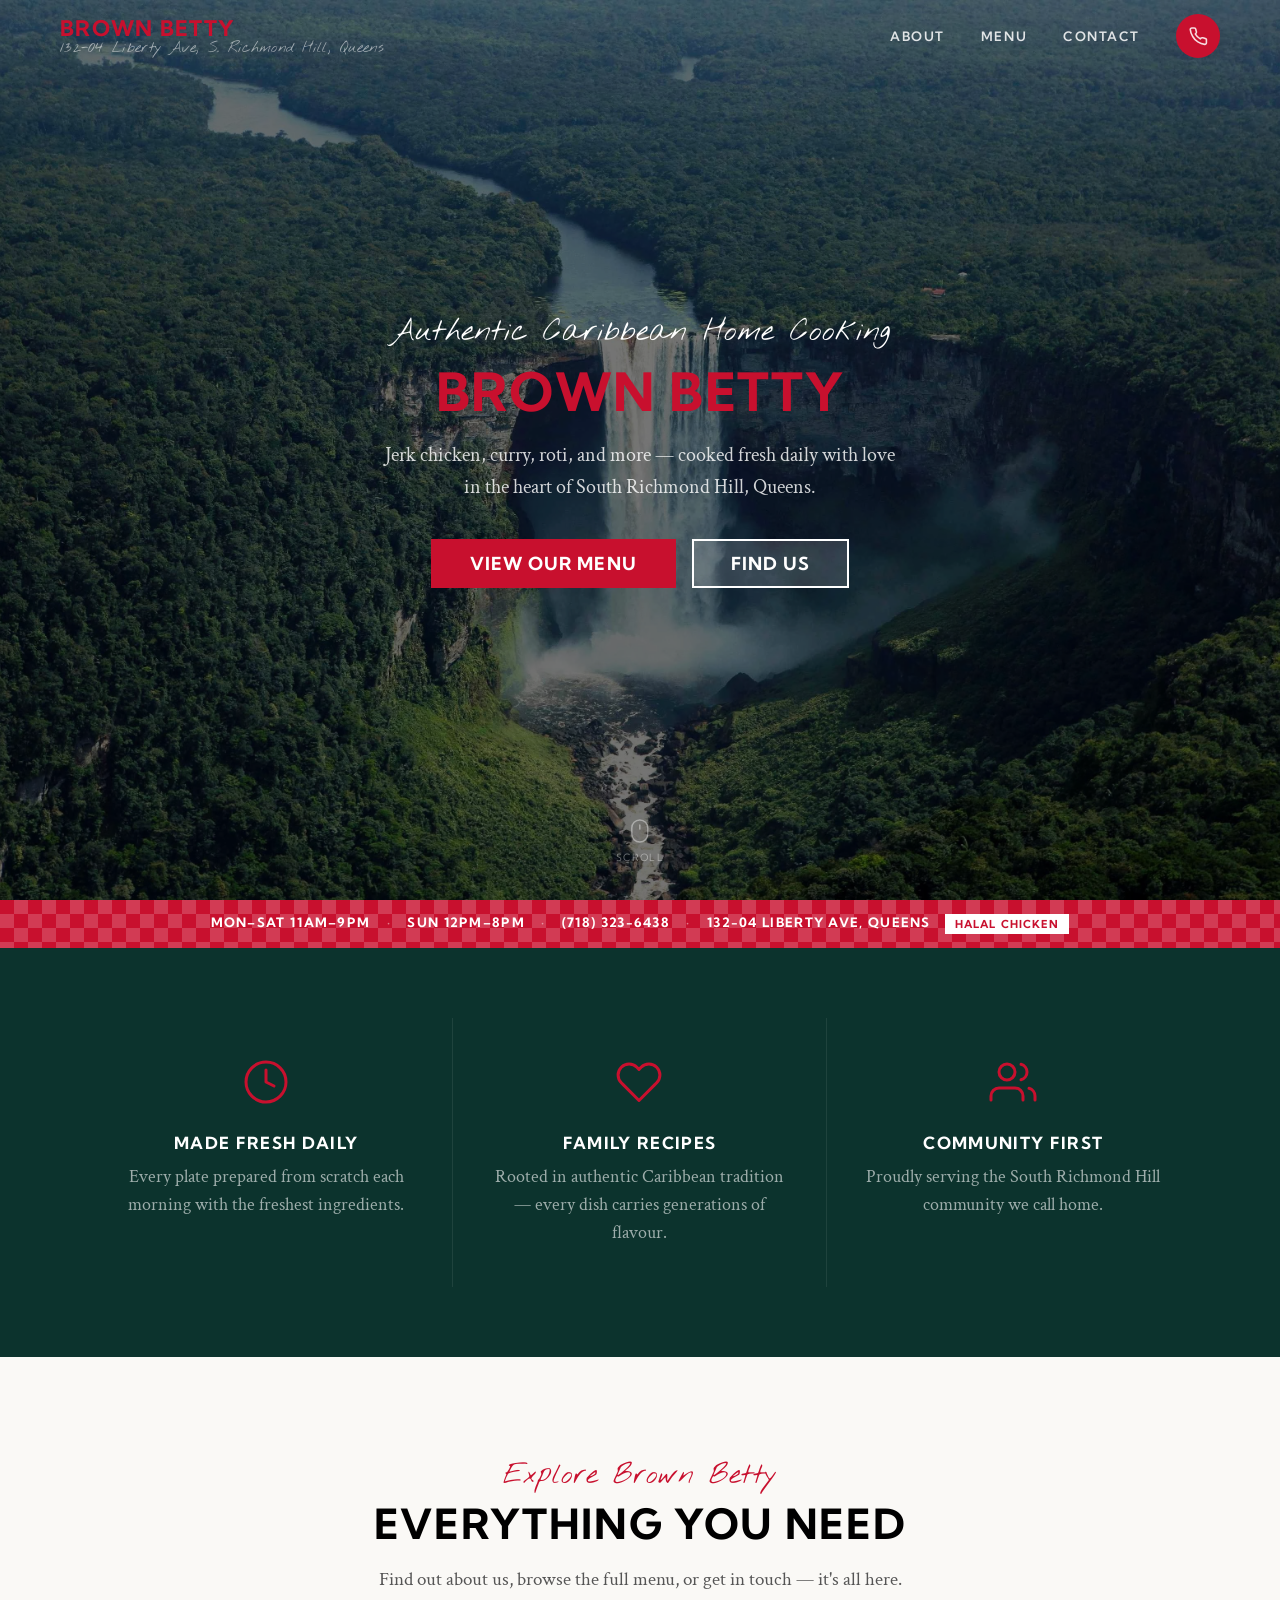
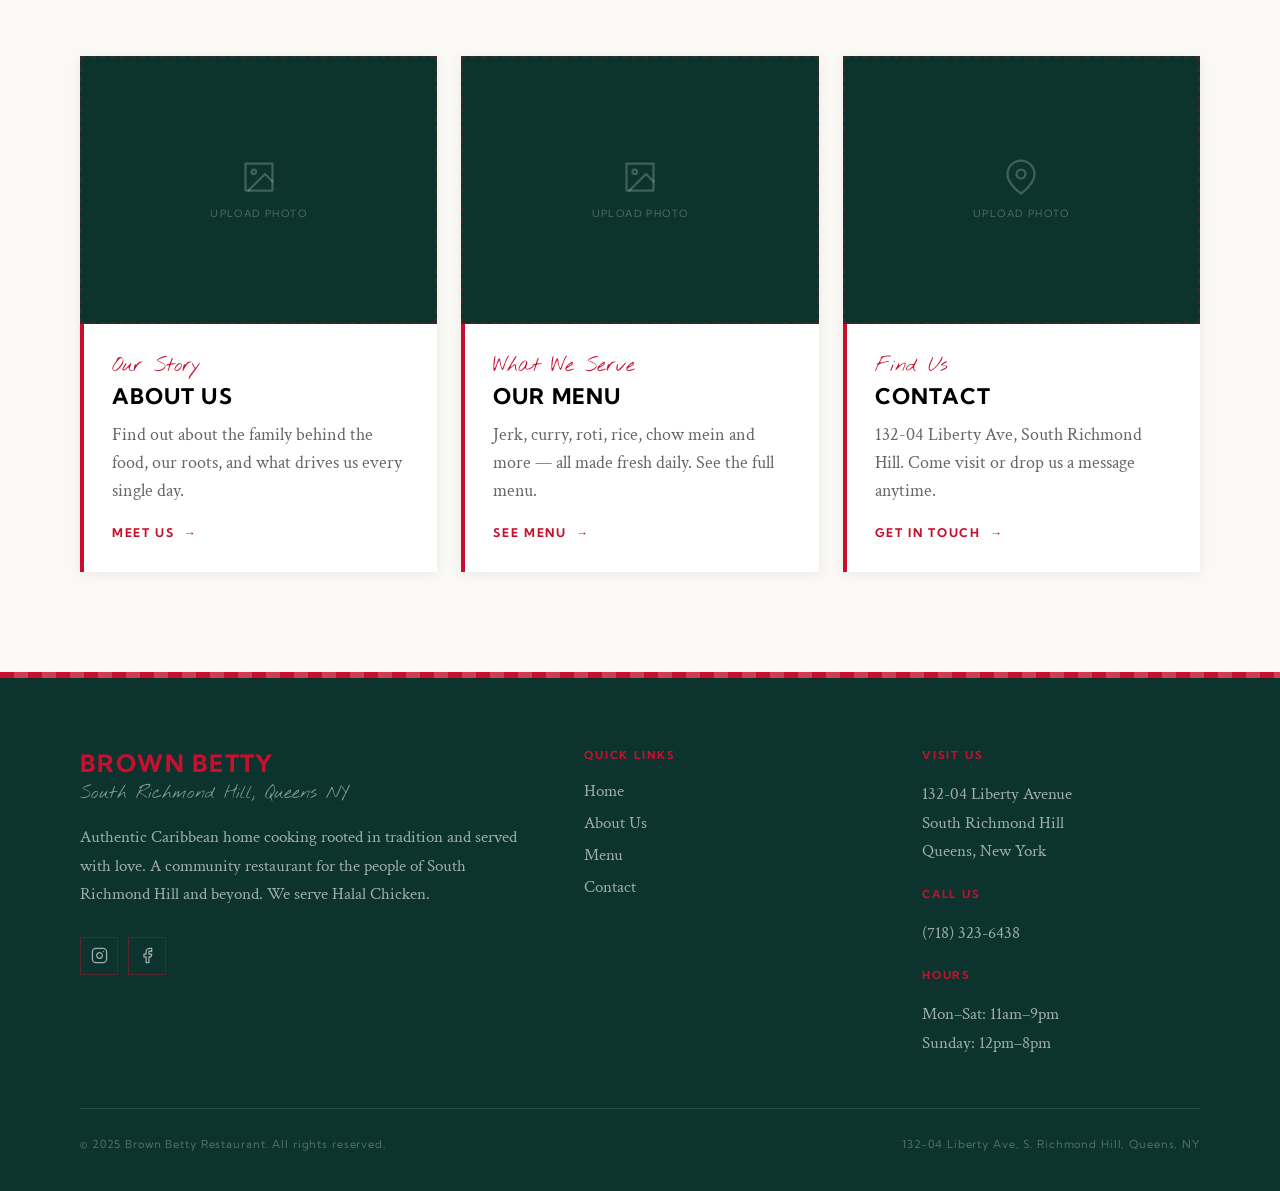
<file: index.html>
<!DOCTYPE html>
<html lang="en">
<head>
  <meta charset="UTF-8">
  <meta name="viewport" content="width=device-width, initial-scale=1.0">
  <title>Brown Betty — Authentic Caribbean Restaurant, South Richmond Hill Queens</title>
  <link rel="stylesheet" href="css/style.css">
</head>
<body>

  <!-- NAV -->
  <nav class="nav" id="main-nav">
    <a href="index.html" class="nav-logo">
      <strong>Brown</strong> Betty
      <span>132-04 Liberty Ave, S. Richmond Hill, Queens</span>
    </a>
    <ul class="nav-links">
      <li><a href="about.html">About</a></li>
      <li><a href="menu.html">Menu</a></li>
      <li><a href="contact.html">Contact</a></li>
      <li>
        <a href="tel:7183236438" class="call-bubble" aria-label="Call us at (718) 323-6438">
          <svg viewBox="0 0 24 24"><path d="M22 16.92v3a2 2 0 0 1-2.18 2 19.79 19.79 0 0 1-8.63-3.07A19.5 19.5 0 0 1 4.69 12 19.79 19.79 0 0 1 1.61 3.37 2 2 0 0 1 3.6 1.18h3a2 2 0 0 1 2 1.72c.127.96.361 1.903.7 2.81a2 2 0 0 1-.45 2.11L7.91 8.77a16 16 0 0 0 6.29 6.29l.95-.96a2 2 0 0 1 2.11-.45c.907.339 1.85.573 2.81.7A2 2 0 0 1 22 16.92z"/></svg>
          <span class="call-text">(718) 323-6438</span>
        </a>
      </li>
    </ul>
    <button class="nav-hamburger" aria-label="Toggle menu">
      <span></span><span></span><span></span>
    </button>
  </nav>


  <!-- HERO -->
  <section class="hero" id="home">
    <img class="hero-bg" src="images/hero.webp" alt="Brown Betty Restaurant">
    <div class="hero-overlay"></div>
    <div class="hero-content">
      <span class="hero-eyebrow">Authentic Caribbean Home Cooking</span>
      <h1 class="hero-title">Brown <em>Betty</em></h1>
      <p class="hero-sub">Jerk chicken, curry, roti, and more — cooked fresh daily with love in the heart of South Richmond Hill, Queens.</p>
      <div class="hero-ctas">
        <a href="menu.html" class="btn-red">View Our Menu</a>
        <a href="contact.html" class="btn-outline-white">Find Us</a>
      </div>
    </div>
    <div class="hero-scroll">
      <svg width="18" height="24" viewBox="0 0 18 24" fill="none" stroke="currentColor" stroke-width="1.5" stroke-linecap="round">
        <rect x="1" y="1" width="16" height="22" rx="8"/><line x1="9" y1="6" x2="9" y2="10"/>
      </svg>
      Scroll
    </div>
  </section>


  <!-- BANNER -->
  <div class="site-banner">
    <div class="banner-checker checker-bg">
      Mon–Sat 11am–9pm
      <span class="sep">·</span>
      Sun 12pm–8pm
      <span class="sep">·</span>
      <a href="tel:7183236438">(718) 323-6438</a>
      <span class="sep">·</span>
      132-04 Liberty Ave, Queens
      <span class="halal-badge">Halal Chicken</span>
    </div>
  </div>


  <!-- FEATURE STRIP -->
  <div class="feature-strip">
    <div class="section-inner">
      <div class="feature-grid reveal-stagger">

        <div class="feature-item">
          <svg class="feature-icon" viewBox="0 0 24 24" fill="none" stroke="currentColor" stroke-width="1.5" stroke-linecap="round" stroke-linejoin="round">
            <circle cx="12" cy="12" r="10"/><path d="M12 6v6l4 2"/>
          </svg>
          <h3>Made Fresh Daily</h3>
          <p>Every plate prepared from scratch each morning with the freshest ingredients.</p>
        </div>

        <div class="feature-item">
          <svg class="feature-icon" viewBox="0 0 24 24" fill="none" stroke="currentColor" stroke-width="1.5" stroke-linecap="round" stroke-linejoin="round">
            <path d="M20.84 4.61a5.5 5.5 0 0 0-7.78 0L12 5.67l-1.06-1.06a5.5 5.5 0 0 0-7.78 7.78l1.06 1.06L12 21.23l7.78-7.78 1.06-1.06a5.5 5.5 0 0 0 0-7.78z"/>
          </svg>
          <h3>Family Recipes</h3>
          <p>Rooted in authentic Caribbean tradition — every dish carries generations of flavour.</p>
        </div>

        <div class="feature-item">
          <svg class="feature-icon" viewBox="0 0 24 24" fill="none" stroke="currentColor" stroke-width="1.5" stroke-linecap="round" stroke-linejoin="round">
            <path d="M17 21v-2a4 4 0 0 0-4-4H5a4 4 0 0 0-4 4v2"/><circle cx="9" cy="7" r="4"/>
            <path d="M23 21v-2a4 4 0 0 0-3-3.87"/><path d="M16 3.13a4 4 0 0 1 0 7.75"/>
          </svg>
          <h3>Community First</h3>
          <p>Proudly serving the South Richmond Hill community we call home.</p>
        </div>

      </div>
    </div>
  </div>


  <!-- SECTION PREVIEW CARDS -->
  <section class="section-cards">
    <div class="section-inner">

      <div class="section-header reveal">
        <span class="eyebrow">Explore Brown Betty</span>
        <h2>Everything You Need</h2>
        <p>Find out about us, browse the full menu, or get in touch — it's all here.</p>
      </div>

      <div class="cards-grid reveal-stagger">

        <!-- About card -->
        <a href="about.html" class="section-card">
          <div class="card-img-slot">
            <svg class="upload-icon-svg" viewBox="0 0 24 24" style="color:rgba(255,255,255,0.22);">
              <rect x="3" y="3" width="18" height="18"/><circle cx="8.5" cy="8.5" r="1.5"/><polyline points="21 15 16 10 5 21"/>
            </svg>
            <p class="upload-label">Upload Photo</p>
          </div>
          <div class="card-body">
            <span class="eyebrow">Our Story</span>
            <h3>About Us</h3>
            <p>Find out about the family behind the food, our roots, and what drives us every single day.</p>
            <span class="card-link">Meet Us &nbsp;→</span>
          </div>
        </a>

        <!-- Menu card -->
        <a href="menu.html" class="section-card">
          <div class="card-img-slot">
            <svg class="upload-icon-svg" viewBox="0 0 24 24" style="color:rgba(255,255,255,0.22);">
              <rect x="3" y="3" width="18" height="18"/><circle cx="8.5" cy="8.5" r="1.5"/><polyline points="21 15 16 10 5 21"/>
            </svg>
            <p class="upload-label">Upload Photo</p>
          </div>
          <div class="card-body">
            <span class="eyebrow">What We Serve</span>
            <h3>Our Menu</h3>
            <p>Jerk, curry, roti, rice, chow mein and more — all made fresh daily. See the full menu.</p>
            <span class="card-link">See Menu &nbsp;→</span>
          </div>
        </a>

        <!-- Contact card -->
        <a href="contact.html" class="section-card">
          <div class="card-img-slot">
            <svg class="upload-icon-svg" viewBox="0 0 24 24" style="color:rgba(255,255,255,0.22);">
              <path d="M21 10c0 7-9 13-9 13s-9-6-9-13a9 9 0 0 1 18 0z"/><circle cx="12" cy="10" r="3"/>
            </svg>
            <p class="upload-label">Upload Photo</p>
          </div>
          <div class="card-body">
            <span class="eyebrow">Find Us</span>
            <h3>Contact</h3>
            <p>132-04 Liberty Ave, South Richmond Hill. Come visit or drop us a message anytime.</p>
            <span class="card-link">Get in Touch &nbsp;→</span>
          </div>
        </a>

      </div>
    </div>
  </section>


  <!-- FOOTER -->
  <footer class="site-footer">
    <div class="footer-top-bar checker-bg"></div>
    <div class="footer-inner">
      <div class="footer-grid">
        <div>
          <p class="footer-brand-name"><strong>Brown</strong> Betty</p>
          <p class="footer-brand-sub">South Richmond Hill, Queens NY</p>
          <p class="footer-bio">Authentic Caribbean home cooking rooted in tradition and served with love. A community restaurant for the people of South Richmond Hill and beyond. We serve Halal Chicken.</p>
          <div class="footer-social">
            <a href="#" class="social-link" aria-label="Instagram">
              <svg width="17" height="17" viewBox="0 0 24 24" fill="none" stroke="currentColor" stroke-width="1.8" stroke-linecap="round" stroke-linejoin="round">
                <rect x="2" y="2" width="20" height="20" rx="5"/><path d="M16 11.37A4 4 0 1 1 12.63 8 4 4 0 0 1 16 11.37z"/><line x1="17.5" y1="6.5" x2="17.51" y2="6.5"/>
              </svg>
            </a>
            <a href="#" class="social-link" aria-label="Facebook">
              <svg width="17" height="17" viewBox="0 0 24 24" fill="none" stroke="currentColor" stroke-width="1.8" stroke-linecap="round" stroke-linejoin="round">
                <path d="M18 2h-3a5 5 0 0 0-5 5v3H7v4h3v8h4v-8h3l1-4h-4V7a1 1 0 0 1 1-1h3z"/>
              </svg>
            </a>
          </div>
        </div>
        <div class="footer-col">
          <h4>Quick Links</h4>
          <ul>
            <li><a href="index.html">Home</a></li>
            <li><a href="about.html">About Us</a></li>
            <li><a href="menu.html">Menu</a></li>
            <li><a href="contact.html">Contact</a></li>
          </ul>
        </div>
        <div class="footer-col">
          <h4>Visit Us</h4>
          <p>132-04 Liberty Avenue<br>South Richmond Hill<br>Queens, New York</p>
          <br>
          <h4>Call Us</h4>
          <p><a href="tel:7183236438">(718) 323-6438</a></p>
          <br>
          <h4>Hours</h4>
          <p>Mon–Sat: 11am–9pm<br>Sunday: 12pm–8pm</p>
        </div>
      </div>
      <div class="footer-bottom">
        <p>&copy; 2025 Brown Betty Restaurant. All rights reserved.</p>
        <p>132-04 Liberty Ave, S. Richmond Hill, Queens, NY</p>
      </div>
    </div>
  </footer>

  <script src="js/main.js"></script>
</body>
</html>
</file>
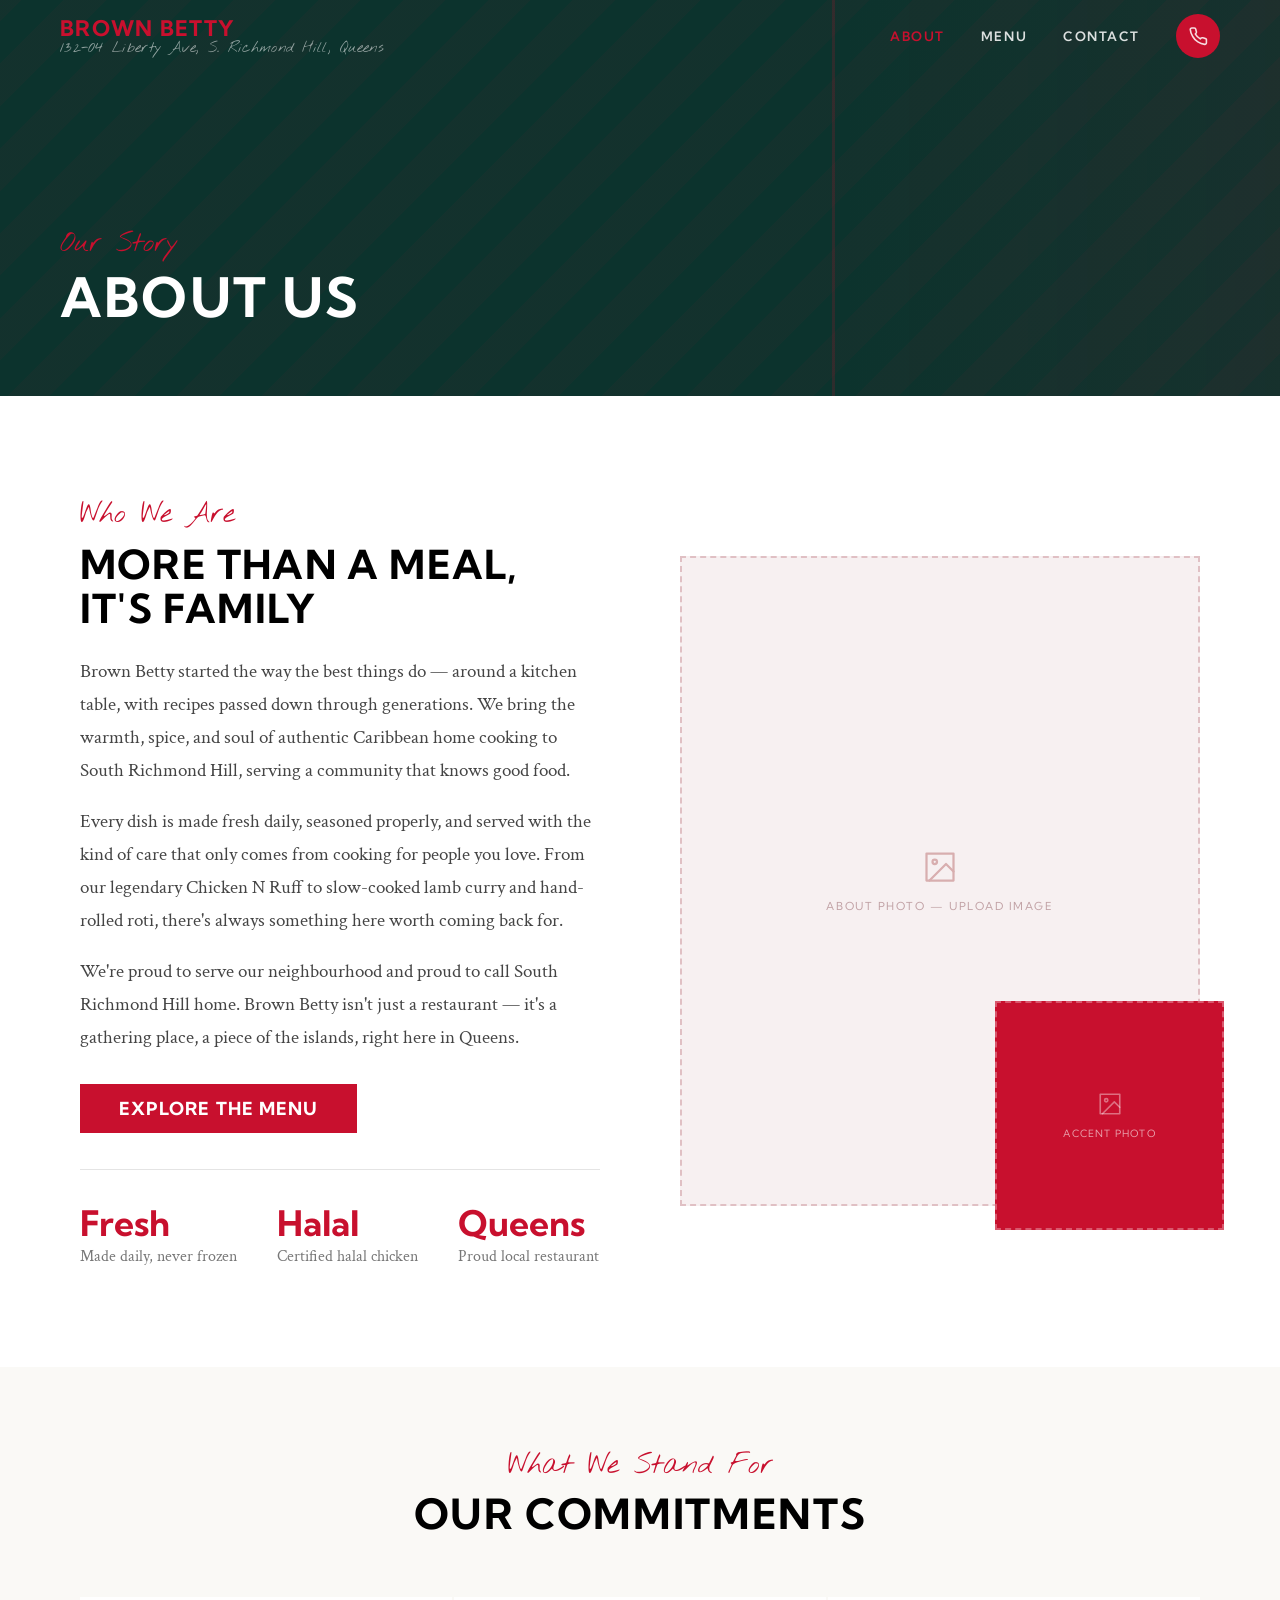
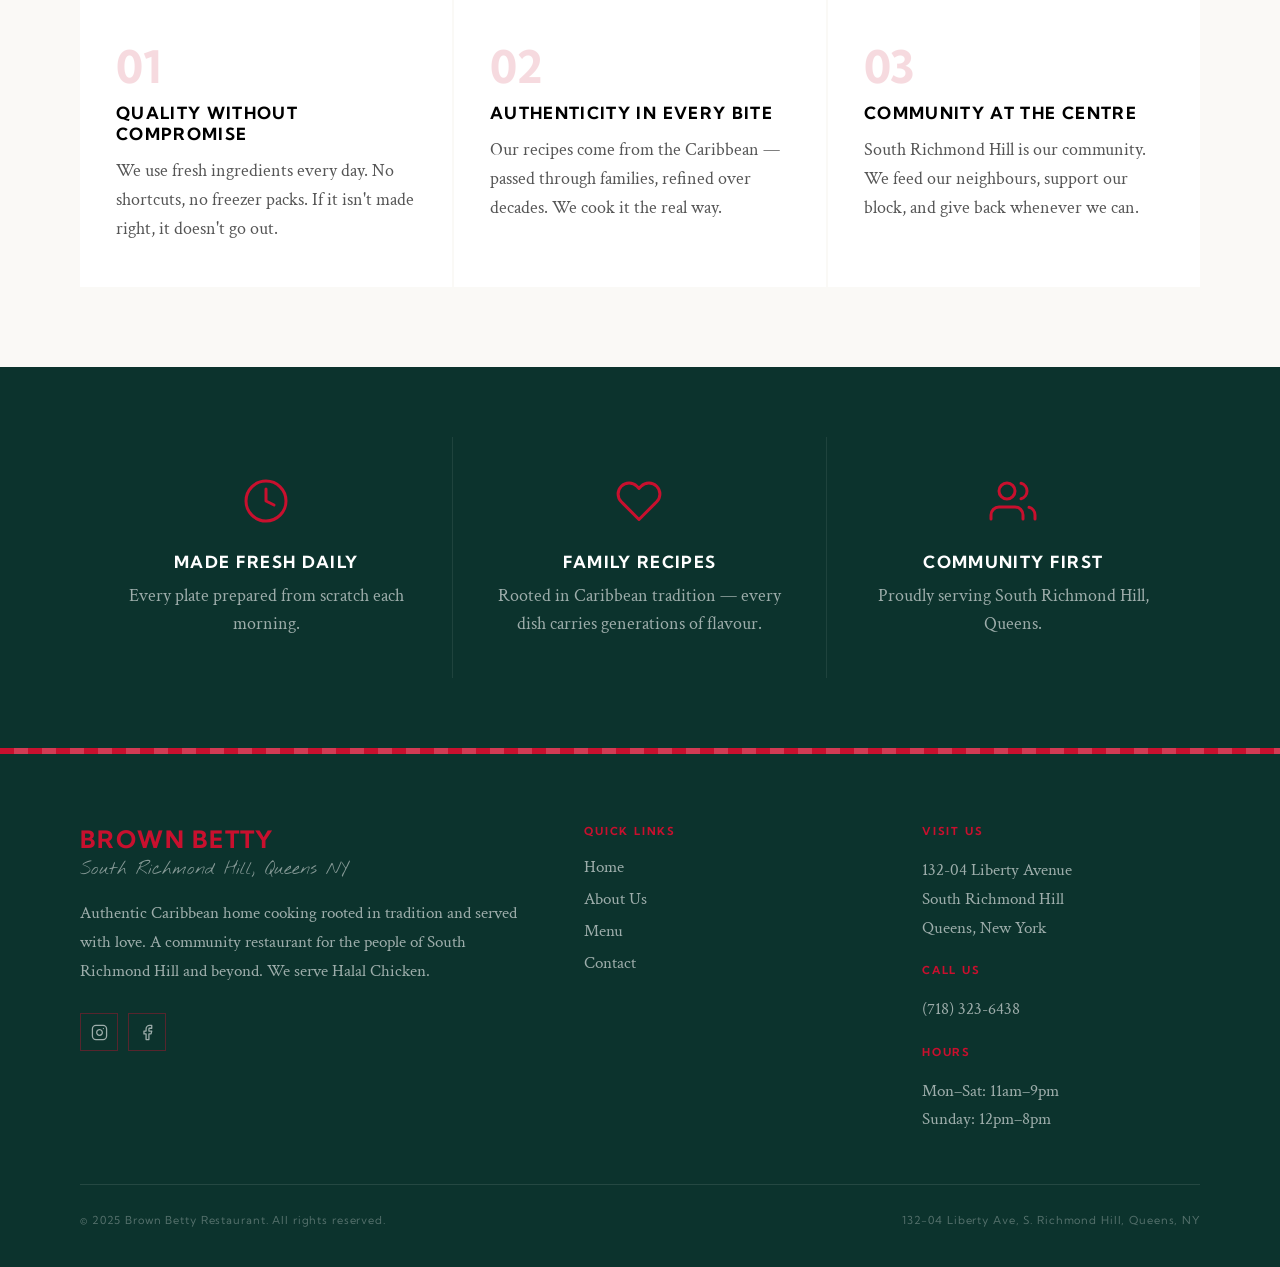
<file: about.html>
<!DOCTYPE html>
<html lang="en">
<head>
  <meta charset="UTF-8">
  <meta name="viewport" content="width=device-width, initial-scale=1.0">
  <title>About Us — Brown Betty Restaurant</title>
  <link rel="stylesheet" href="css/style.css">
</head>
<body>

  <!-- NAV -->
  <nav class="nav" id="main-nav">
    <a href="index.html" class="nav-logo">
      <strong>Brown</strong> Betty
      <span>132-04 Liberty Ave, S. Richmond Hill, Queens</span>
    </a>
    <ul class="nav-links">
      <li><a href="about.html" class="active">About</a></li>
      <li><a href="menu.html">Menu</a></li>
      <li><a href="contact.html">Contact</a></li>
      <li>
        <a href="tel:7183236438" class="call-bubble" aria-label="Call us at (718) 323-6438">
          <svg viewBox="0 0 24 24"><path d="M22 16.92v3a2 2 0 0 1-2.18 2 19.79 19.79 0 0 1-8.63-3.07A19.5 19.5 0 0 1 4.69 12 19.79 19.79 0 0 1 1.61 3.37 2 2 0 0 1 3.6 1.18h3a2 2 0 0 1 2 1.72c.127.96.361 1.903.7 2.81a2 2 0 0 1-.45 2.11L7.91 8.77a16 16 0 0 0 6.29 6.29l.95-.96a2 2 0 0 1 2.11-.45c.907.339 1.85.573 2.81.7A2 2 0 0 1 22 16.92z"/></svg>
          <span class="call-text">(718) 323-6438</span>
        </a>
      </li>
    </ul>
    <button class="nav-hamburger" aria-label="Toggle menu">
      <span></span><span></span><span></span>
    </button>
  </nav>


  <!-- PAGE HERO -->
  <div class="page-hero">
    <div class="page-hero-content">
      <span class="eyebrow">Our Story</span>
      <h1>About Us</h1>
    </div>
  </div>


  <!-- ABOUT -->
  <section class="about-section">
    <div class="section-inner">
      <div class="about-grid">

        <div class="about-text reveal reveal-left">
          <span class="eyebrow">Who We Are</span>
          <h2>More Than a Meal,<br>It's Family</h2>
          <p>
            Brown Betty started the way the best things do — around a kitchen table, with recipes passed down through generations. We bring the warmth, spice, and soul of authentic Caribbean home cooking to South Richmond Hill, serving a community that knows good food.
          </p>
          <p>
            Every dish is made fresh daily, seasoned properly, and served with the kind of care that only comes from cooking for people you love. From our legendary Chicken N Ruff to slow-cooked lamb curry and hand-rolled roti, there's always something here worth coming back for.
          </p>
          <p>
            We're proud to serve our neighbourhood and proud to call South Richmond Hill home. Brown Betty isn't just a restaurant — it's a gathering place, a piece of the islands, right here in Queens.
          </p>
          <a href="menu.html" class="btn-red" style="margin-top:12px;">Explore the Menu</a>

          <div class="about-stats">
            <div class="about-stat">
              <strong>Fresh</strong>
              <span>Made daily, never frozen</span>
            </div>
            <div class="about-stat">
              <strong>Halal</strong>
              <span>Certified halal chicken</span>
            </div>
            <div class="about-stat">
              <strong>Queens</strong>
              <span>Proud local restaurant</span>
            </div>
          </div>
        </div>

        <div class="about-media reveal reveal-right">
          <!-- Replace this div with <img src="..." alt="..."> for a real photo -->
          <div class="about-img-main img-slot">
            <svg class="upload-icon-svg" viewBox="0 0 24 24" style="color:#d8aeaf;">
              <rect x="3" y="3" width="18" height="18"/><circle cx="8.5" cy="8.5" r="1.5"/><polyline points="21 15 16 10 5 21"/>
            </svg>
            <p class="upload-label">About Photo — Upload Image</p>
          </div>
          <!-- Replace with a second accent photo -->
          <div class="about-img-accent">
            <svg class="upload-icon-svg" viewBox="0 0 24 24" style="color:rgba(255,255,255,0.4);width:26px;height:26px;">
              <rect x="3" y="3" width="18" height="18"/><circle cx="8.5" cy="8.5" r="1.5"/><polyline points="21 15 16 10 5 21"/>
            </svg>
            <p class="upload-label">Accent Photo</p>
          </div>
        </div>

      </div>
    </div>
  </section>


  <!-- VALUES -->
  <section class="values-strip">
    <div class="section-inner">

      <div class="section-header reveal">
        <span class="eyebrow">What We Stand For</span>
        <h2>Our Commitments</h2>
      </div>

      <div class="values-grid reveal-stagger">

        <div class="value-item">
          <div class="value-number">01</div>
          <h3>Quality Without Compromise</h3>
          <p>We use fresh ingredients every day. No shortcuts, no freezer packs. If it isn't made right, it doesn't go out.</p>
        </div>

        <div class="value-item">
          <div class="value-number">02</div>
          <h3>Authenticity in Every Bite</h3>
          <p>Our recipes come from the Caribbean — passed through families, refined over decades. We cook it the real way.</p>
        </div>

        <div class="value-item">
          <div class="value-number">03</div>
          <h3>Community at the Centre</h3>
          <p>South Richmond Hill is our community. We feed our neighbours, support our block, and give back whenever we can.</p>
        </div>

      </div>
    </div>
  </section>


  <!-- FEATURE STRIP -->
  <div class="feature-strip">
    <div class="section-inner">
      <div class="feature-grid reveal-stagger">

        <div class="feature-item">
          <svg class="feature-icon" viewBox="0 0 24 24" fill="none" stroke="currentColor" stroke-width="1.5" stroke-linecap="round" stroke-linejoin="round">
            <circle cx="12" cy="12" r="10"/><path d="M12 6v6l4 2"/>
          </svg>
          <h3>Made Fresh Daily</h3>
          <p>Every plate prepared from scratch each morning.</p>
        </div>

        <div class="feature-item">
          <svg class="feature-icon" viewBox="0 0 24 24" fill="none" stroke="currentColor" stroke-width="1.5" stroke-linecap="round" stroke-linejoin="round">
            <path d="M20.84 4.61a5.5 5.5 0 0 0-7.78 0L12 5.67l-1.06-1.06a5.5 5.5 0 0 0-7.78 7.78l1.06 1.06L12 21.23l7.78-7.78 1.06-1.06a5.5 5.5 0 0 0 0-7.78z"/>
          </svg>
          <h3>Family Recipes</h3>
          <p>Rooted in Caribbean tradition — every dish carries generations of flavour.</p>
        </div>

        <div class="feature-item">
          <svg class="feature-icon" viewBox="0 0 24 24" fill="none" stroke="currentColor" stroke-width="1.5" stroke-linecap="round" stroke-linejoin="round">
            <path d="M17 21v-2a4 4 0 0 0-4-4H5a4 4 0 0 0-4 4v2"/><circle cx="9" cy="7" r="4"/>
            <path d="M23 21v-2a4 4 0 0 0-3-3.87"/><path d="M16 3.13a4 4 0 0 1 0 7.75"/>
          </svg>
          <h3>Community First</h3>
          <p>Proudly serving South Richmond Hill, Queens.</p>
        </div>

      </div>
    </div>
  </div>


  <!-- FOOTER -->
  <footer class="site-footer">
    <div class="footer-top-bar checker-bg"></div>
    <div class="footer-inner">
      <div class="footer-grid">
        <div>
          <p class="footer-brand-name"><strong>Brown</strong> Betty</p>
          <p class="footer-brand-sub">South Richmond Hill, Queens NY</p>
          <p class="footer-bio">Authentic Caribbean home cooking rooted in tradition and served with love. A community restaurant for the people of South Richmond Hill and beyond. We serve Halal Chicken.</p>
          <div class="footer-social">
            <a href="#" class="social-link" aria-label="Instagram">
              <svg width="17" height="17" viewBox="0 0 24 24" fill="none" stroke="currentColor" stroke-width="1.8" stroke-linecap="round" stroke-linejoin="round">
                <rect x="2" y="2" width="20" height="20" rx="5"/><path d="M16 11.37A4 4 0 1 1 12.63 8 4 4 0 0 1 16 11.37z"/><line x1="17.5" y1="6.5" x2="17.51" y2="6.5"/>
              </svg>
            </a>
            <a href="#" class="social-link" aria-label="Facebook">
              <svg width="17" height="17" viewBox="0 0 24 24" fill="none" stroke="currentColor" stroke-width="1.8" stroke-linecap="round" stroke-linejoin="round">
                <path d="M18 2h-3a5 5 0 0 0-5 5v3H7v4h3v8h4v-8h3l1-4h-4V7a1 1 0 0 1 1-1h3z"/>
              </svg>
            </a>
          </div>
        </div>
        <div class="footer-col">
          <h4>Quick Links</h4>
          <ul>
            <li><a href="index.html">Home</a></li>
            <li><a href="about.html">About Us</a></li>
            <li><a href="menu.html">Menu</a></li>
            <li><a href="contact.html">Contact</a></li>
          </ul>
        </div>
        <div class="footer-col">
          <h4>Visit Us</h4>
          <p>132-04 Liberty Avenue<br>South Richmond Hill<br>Queens, New York</p>
          <br>
          <h4>Call Us</h4>
          <p><a href="tel:7183236438">(718) 323-6438</a></p>
          <br>
          <h4>Hours</h4>
          <p>Mon–Sat: 11am–9pm<br>Sunday: 12pm–8pm</p>
        </div>
      </div>
      <div class="footer-bottom">
        <p>&copy; 2025 Brown Betty Restaurant. All rights reserved.</p>
        <p>132-04 Liberty Ave, S. Richmond Hill, Queens, NY</p>
      </div>
    </div>
  </footer>

  <script src="js/main.js"></script>
</body>
</html>
</file>
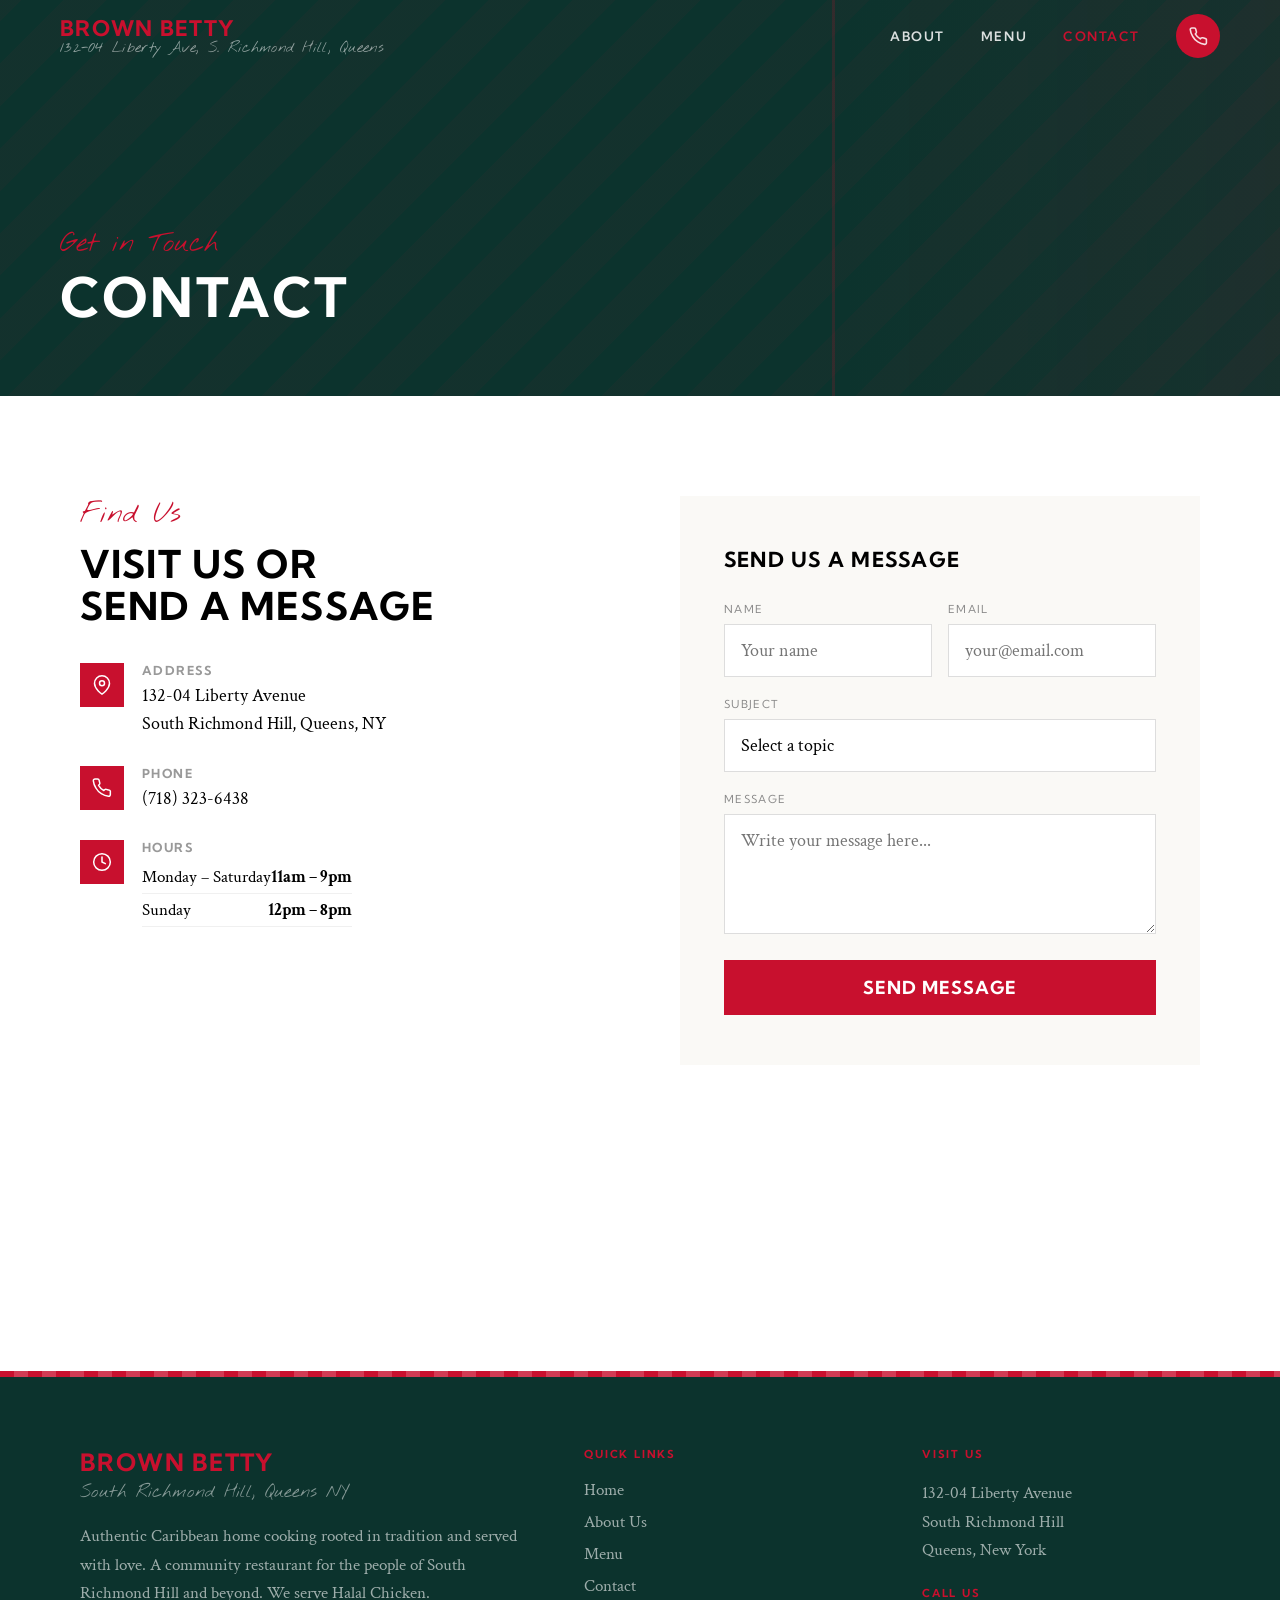
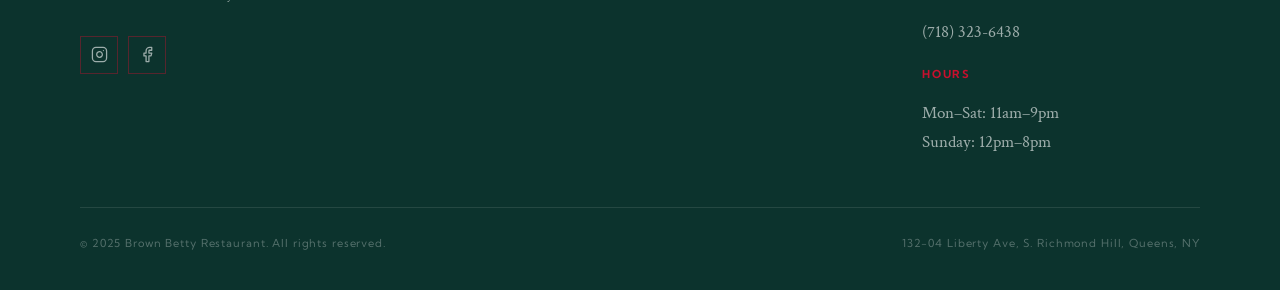
<file: contact.html>
<!DOCTYPE html>
<html lang="en">
<head>
  <meta charset="UTF-8">
  <meta name="viewport" content="width=device-width, initial-scale=1.0">
  <title>Contact — Brown Betty Restaurant</title>
  <link rel="stylesheet" href="css/style.css">
</head>
<body>

  <!-- NAV -->
  <nav class="nav" id="main-nav">
    <a href="index.html" class="nav-logo">
      <strong>Brown</strong> Betty
      <span>132-04 Liberty Ave, S. Richmond Hill, Queens</span>
    </a>
    <ul class="nav-links">
      <li><a href="about.html">About</a></li>
      <li><a href="menu.html">Menu</a></li>
      <li><a href="contact.html" class="active">Contact</a></li>
      <li>
        <a href="tel:7183236438" class="call-bubble" aria-label="Call us at (718) 323-6438">
          <svg viewBox="0 0 24 24"><path d="M22 16.92v3a2 2 0 0 1-2.18 2 19.79 19.79 0 0 1-8.63-3.07A19.5 19.5 0 0 1 4.69 12 19.79 19.79 0 0 1 1.61 3.37 2 2 0 0 1 3.6 1.18h3a2 2 0 0 1 2 1.72c.127.96.361 1.903.7 2.81a2 2 0 0 1-.45 2.11L7.91 8.77a16 16 0 0 0 6.29 6.29l.95-.96a2 2 0 0 1 2.11-.45c.907.339 1.85.573 2.81.7A2 2 0 0 1 22 16.92z"/></svg>
          <span class="call-text">(718) 323-6438</span>
        </a>
      </li>
    </ul>
    <button class="nav-hamburger" aria-label="Toggle menu">
      <span></span><span></span><span></span>
    </button>
  </nav>


  <!-- PAGE HERO -->
  <div class="page-hero">
    <div class="page-hero-content">
      <span class="eyebrow">Get in Touch</span>
      <h1>Contact</h1>
    </div>
  </div>


  <!-- CONTACT -->
  <section class="contact-section">
    <div class="section-inner">
      <div class="contact-grid">

        <div class="contact-info reveal reveal-left">
          <span class="eyebrow">Find Us</span>
          <h2>Visit Us or<br>Send a Message</h2>

          <div class="contact-detail">
            <div class="contact-detail-icon">
              <svg width="20" height="20" viewBox="0 0 24 24" fill="none" stroke="currentColor" stroke-width="1.8" stroke-linecap="round" stroke-linejoin="round">
                <path d="M21 10c0 7-9 13-9 13s-9-6-9-13a9 9 0 0 1 18 0z"/><circle cx="12" cy="10" r="3"/>
              </svg>
            </div>
            <div class="contact-detail-body">
              <strong>Address</strong>
              <p>132-04 Liberty Avenue<br>South Richmond Hill, Queens, NY</p>
            </div>
          </div>

          <div class="contact-detail">
            <div class="contact-detail-icon">
              <svg width="20" height="20" viewBox="0 0 24 24" fill="none" stroke="currentColor" stroke-width="1.8" stroke-linecap="round" stroke-linejoin="round">
                <path d="M22 16.92v3a2 2 0 0 1-2.18 2 19.79 19.79 0 0 1-8.63-3.07A19.5 19.5 0 0 1 4.69 12 19.79 19.79 0 0 1 1.61 3.37 2 2 0 0 1 3.6 1.18h3a2 2 0 0 1 2 1.72c.127.96.361 1.903.7 2.81a2 2 0 0 1-.45 2.11L7.91 8.77a16 16 0 0 0 6.29 6.29l.95-.96a2 2 0 0 1 2.11-.45c.907.339 1.85.573 2.81.7A2 2 0 0 1 22 16.92z"/>
              </svg>
            </div>
            <div class="contact-detail-body">
              <strong>Phone</strong>
              <a href="tel:7183236438">(718) 323-6438</a>
            </div>
          </div>

          <div class="contact-detail">
            <div class="contact-detail-icon">
              <svg width="20" height="20" viewBox="0 0 24 24" fill="none" stroke="currentColor" stroke-width="1.8" stroke-linecap="round" stroke-linejoin="round">
                <circle cx="12" cy="12" r="10"/><polyline points="12 6 12 12 16 14"/>
              </svg>
            </div>
            <div class="contact-detail-body">
              <strong>Hours</strong>
              <div class="hours-grid">
                <div class="hours-row"><span>Monday – Saturday</span><span>11am – 9pm</span></div>
                <div class="hours-row"><span>Sunday</span><span>12pm – 8pm</span></div>
              </div>
            </div>
          </div>

          <!-- Replace this iframe src with your real Google Maps embed URL if needed -->
          <iframe
            class="map-slot"
            src="https://maps.google.com/maps?q=132-04+Liberty+Ave,+South+Richmond+Hill,+Queens,+NY+11419&output=embed&z=16"
            allowfullscreen
            loading="lazy"
            referrerpolicy="no-referrer-when-downgrade"
            title="Brown Betty — 132-04 Liberty Ave, South Richmond Hill, Queens"
          ></iframe>
        </div>

        <div class="contact-form-wrap reveal reveal-right">
          <h3>Send Us a Message</h3>
          <form>
            <div class="form-row">
              <div class="form-group">
                <label for="name">Name</label>
                <input type="text" id="name" name="name" placeholder="Your name">
              </div>
              <div class="form-group">
                <label for="email">Email</label>
                <input type="email" id="email" name="email" placeholder="your@email.com">
              </div>
            </div>
            <div class="form-group">
              <label for="subject">Subject</label>
              <select id="subject" name="subject">
                <option value="" disabled selected>Select a topic</option>
                <option>General Enquiry</option>
                <option>Catering Request</option>
                <option>Daily Specials</option>
                <option>Feedback</option>
                <option>Other</option>
              </select>
            </div>
            <div class="form-group">
              <label for="message">Message</label>
              <textarea id="message" name="message" placeholder="Write your message here..."></textarea>
            </div>
            <button type="submit" class="btn-red" style="width:100%;border:none;cursor:pointer;padding:15px 30px;font-size:var(--text-btn);">Send Message</button>
          </form>
        </div>

      </div>
    </div>
  </section>


  <!-- FOOTER -->
  <footer class="site-footer">
    <div class="footer-top-bar checker-bg"></div>
    <div class="footer-inner">
      <div class="footer-grid">
        <div>
          <p class="footer-brand-name"><strong>Brown</strong> Betty</p>
          <p class="footer-brand-sub">South Richmond Hill, Queens NY</p>
          <p class="footer-bio">Authentic Caribbean home cooking rooted in tradition and served with love. A community restaurant for the people of South Richmond Hill and beyond. We serve Halal Chicken.</p>
          <div class="footer-social">
            <a href="#" class="social-link" aria-label="Instagram">
              <svg width="17" height="17" viewBox="0 0 24 24" fill="none" stroke="currentColor" stroke-width="1.8" stroke-linecap="round" stroke-linejoin="round">
                <rect x="2" y="2" width="20" height="20" rx="5"/><path d="M16 11.37A4 4 0 1 1 12.63 8 4 4 0 0 1 16 11.37z"/><line x1="17.5" y1="6.5" x2="17.51" y2="6.5"/>
              </svg>
            </a>
            <a href="#" class="social-link" aria-label="Facebook">
              <svg width="17" height="17" viewBox="0 0 24 24" fill="none" stroke="currentColor" stroke-width="1.8" stroke-linecap="round" stroke-linejoin="round">
                <path d="M18 2h-3a5 5 0 0 0-5 5v3H7v4h3v8h4v-8h3l1-4h-4V7a1 1 0 0 1 1-1h3z"/>
              </svg>
            </a>
          </div>
        </div>
        <div class="footer-col">
          <h4>Quick Links</h4>
          <ul>
            <li><a href="index.html">Home</a></li>
            <li><a href="about.html">About Us</a></li>
            <li><a href="menu.html">Menu</a></li>
            <li><a href="contact.html">Contact</a></li>
          </ul>
        </div>
        <div class="footer-col">
          <h4>Visit Us</h4>
          <p>132-04 Liberty Avenue<br>South Richmond Hill<br>Queens, New York</p>
          <br>
          <h4>Call Us</h4>
          <p><a href="tel:7183236438">(718) 323-6438</a></p>
          <br>
          <h4>Hours</h4>
          <p>Mon–Sat: 11am–9pm<br>Sunday: 12pm–8pm</p>
        </div>
      </div>
      <div class="footer-bottom">
        <p>&copy; 2025 Brown Betty Restaurant. All rights reserved.</p>
        <p>132-04 Liberty Ave, S. Richmond Hill, Queens, NY</p>
      </div>
    </div>
  </footer>

  <script src="js/main.js"></script>
</body>
</html>
</file>
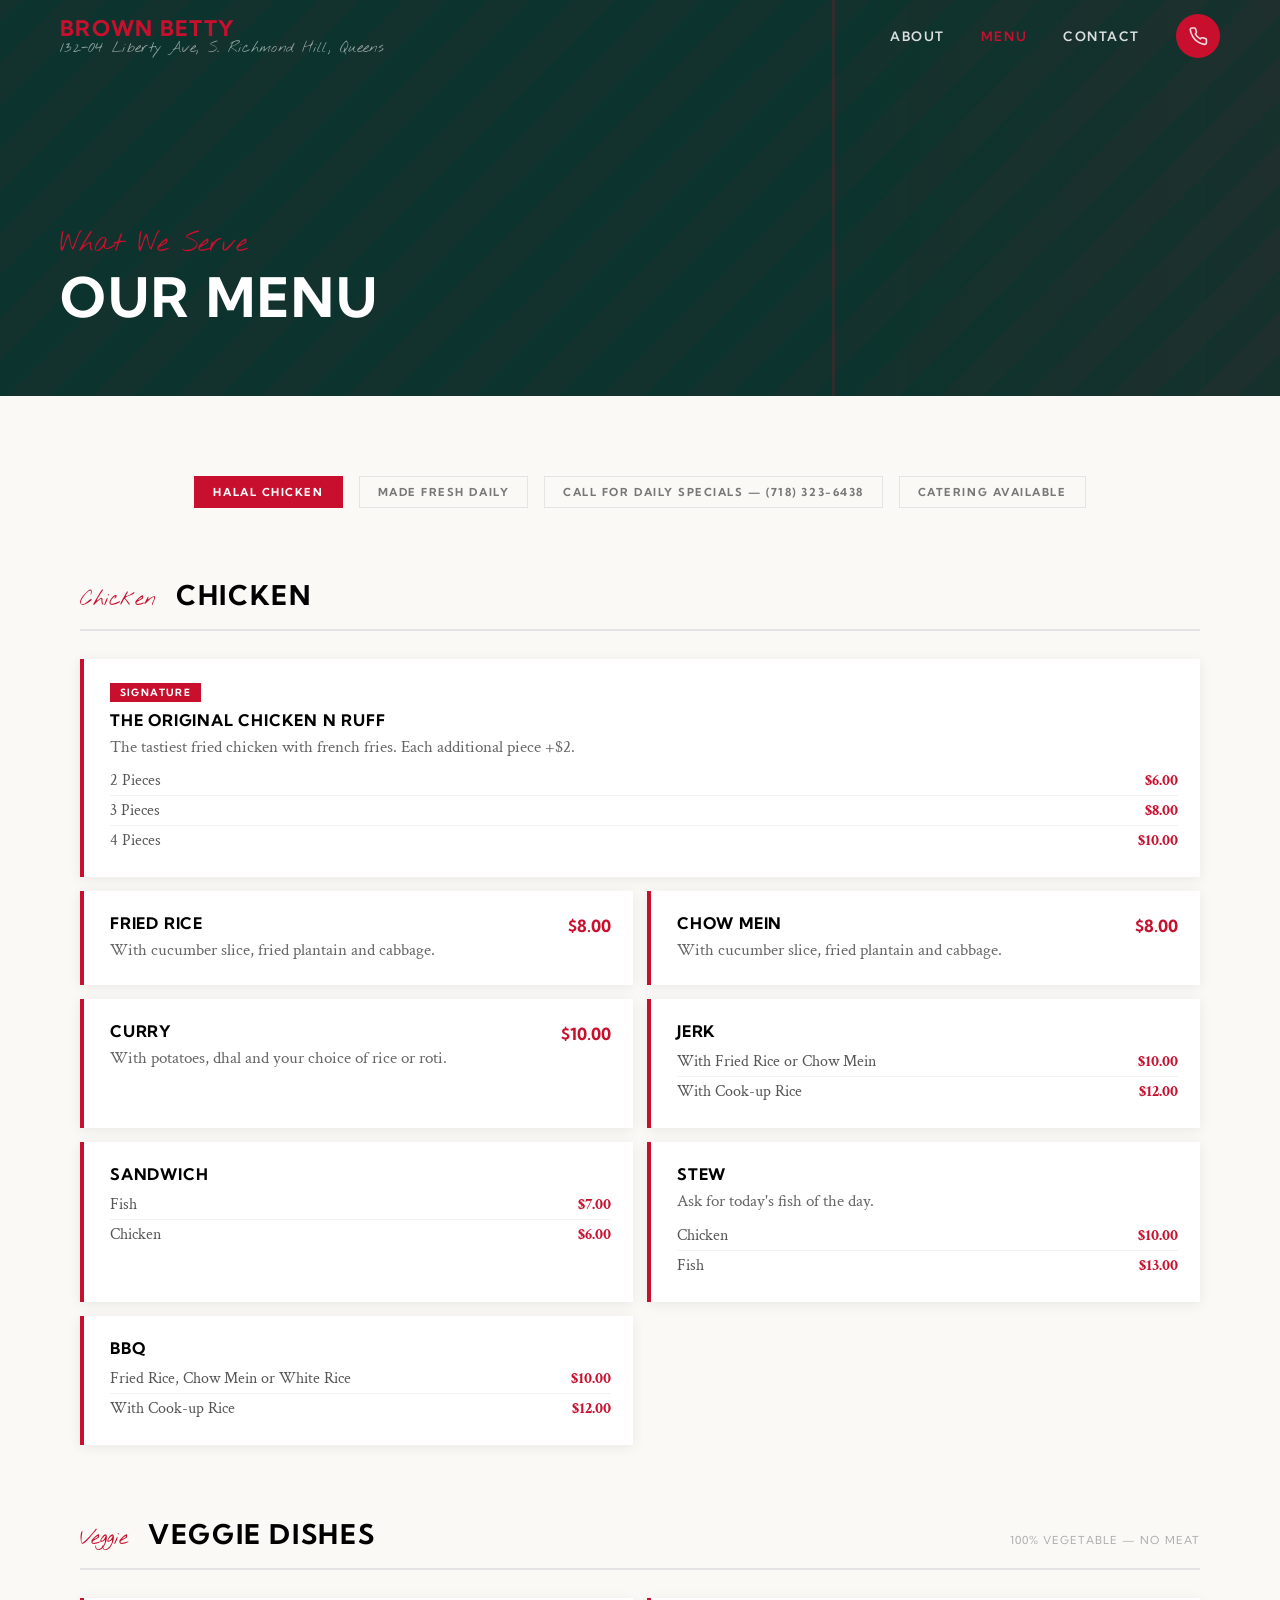
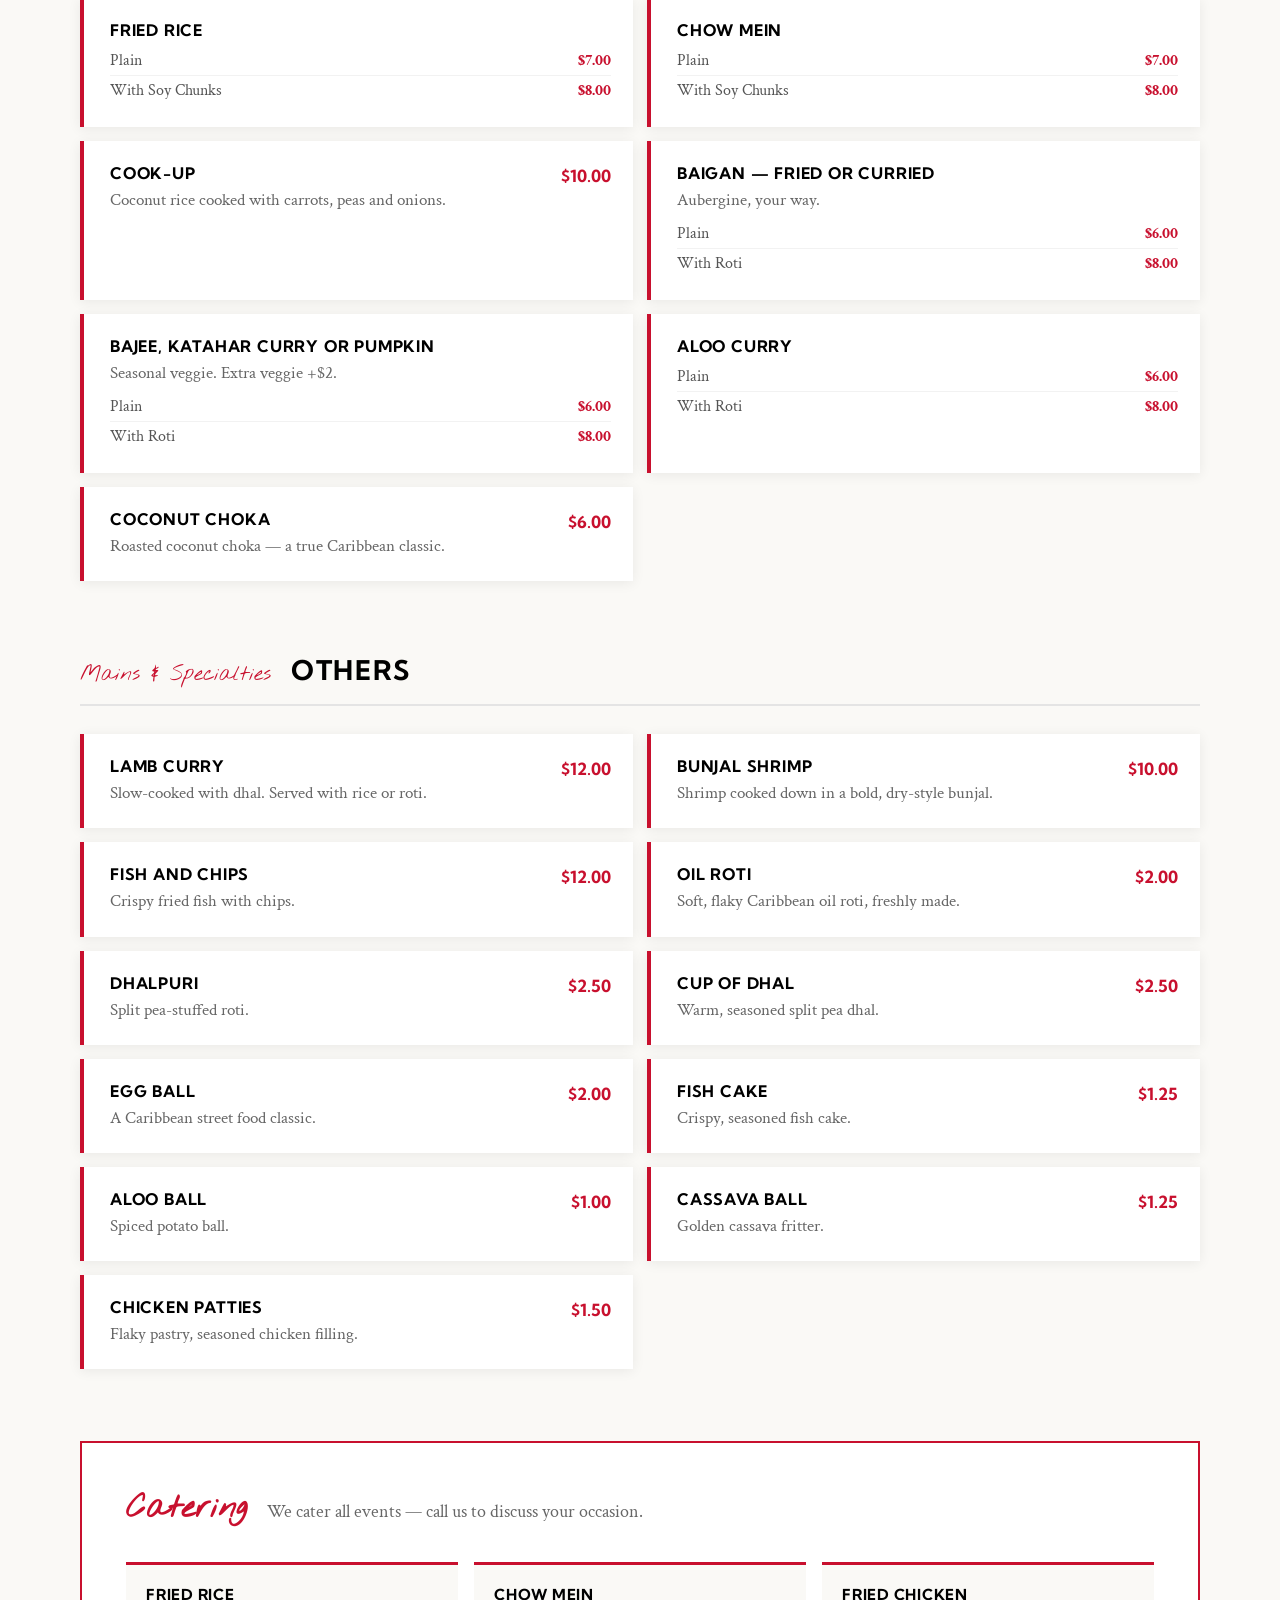
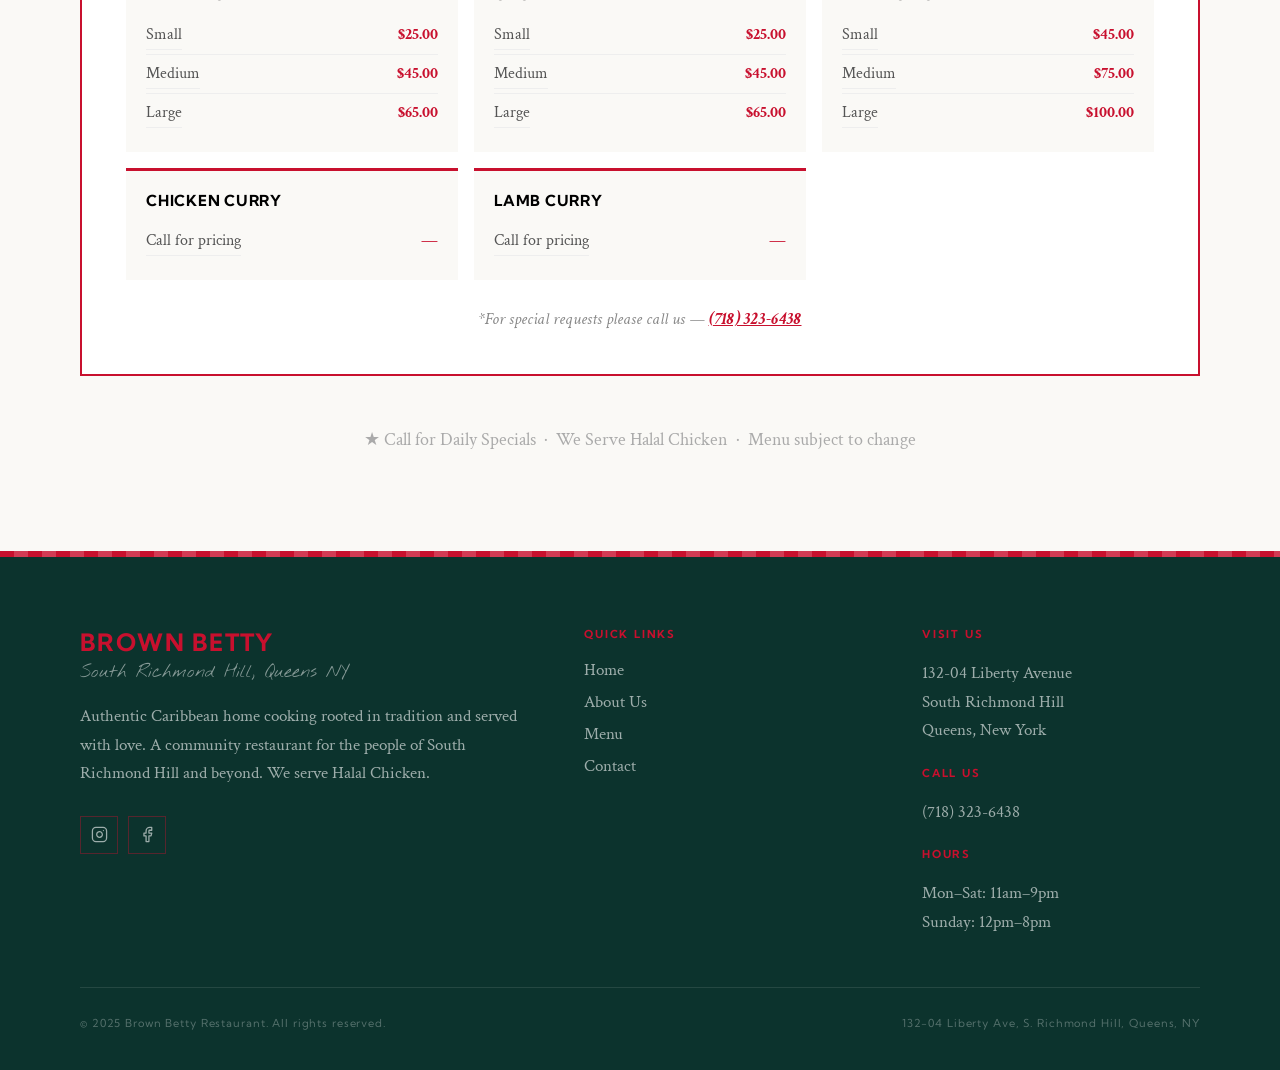
<file: menu.html>
<!DOCTYPE html>
<html lang="en">
<head>
  <meta charset="UTF-8">
  <meta name="viewport" content="width=device-width, initial-scale=1.0">
  <title>Menu — Brown Betty Restaurant</title>
  <link rel="stylesheet" href="css/style.css">
</head>
<body>

  <!-- NAV -->
  <nav class="nav" id="main-nav">
    <a href="index.html" class="nav-logo">
      <strong>Brown</strong> Betty
      <span>132-04 Liberty Ave, S. Richmond Hill, Queens</span>
    </a>
    <ul class="nav-links">
      <li><a href="about.html">About</a></li>
      <li><a href="menu.html" class="active">Menu</a></li>
      <li><a href="contact.html">Contact</a></li>
      <li>
        <a href="tel:7183236438" class="call-bubble" aria-label="Call us at (718) 323-6438">
          <svg viewBox="0 0 24 24"><path d="M22 16.92v3a2 2 0 0 1-2.18 2 19.79 19.79 0 0 1-8.63-3.07A19.5 19.5 0 0 1 4.69 12 19.79 19.79 0 0 1 1.61 3.37 2 2 0 0 1 3.6 1.18h3a2 2 0 0 1 2 1.72c.127.96.361 1.903.7 2.81a2 2 0 0 1-.45 2.11L7.91 8.77a16 16 0 0 0 6.29 6.29l.95-.96a2 2 0 0 1 2.11-.45c.907.339 1.85.573 2.81.7A2 2 0 0 1 22 16.92z"/></svg>
          <span class="call-text">(718) 323-6438</span>
        </a>
      </li>
    </ul>
    <button class="nav-hamburger" aria-label="Toggle menu">
      <span></span><span></span><span></span>
    </button>
  </nav>


  <!-- PAGE HERO -->
  <div class="page-hero">
    <div class="page-hero-content">
      <span class="eyebrow">What We Serve</span>
      <h1>Our Menu</h1>
    </div>
  </div>


  <!-- MENU -->
  <section class="menu-page">
    <div class="section-inner">

      <!-- Badges -->
      <div class="menu-badges reveal">
        <span class="menu-badge badge-red">Halal Chicken</span>
        <span class="menu-badge">Made Fresh Daily</span>
        <span class="menu-badge">Call for Daily Specials — (718) 323-6438</span>
        <span class="menu-badge">Catering Available</span>
      </div>


      <!-- ── CHICKEN ── -->
      <div class="menu-category reveal">
        <div class="menu-category-header">
          <span class="cat-eyebrow">Chicken</span>
          <h2>Chicken</h2>
        </div>

        <div class="menu-grid">

          <div class="menu-item menu-item-full">
            <div class="menu-item-body">
              <span class="menu-note">Signature</span>
              <p class="menu-item-name">The Original Chicken N Ruff</p>
              <p class="menu-item-desc">The tastiest fried chicken with french fries. Each additional piece +$2.</p>
              <div class="menu-item-variants">
                <div class="menu-item-variant"><span>2 Pieces</span><span class="v-price">$6.00</span></div>
                <div class="menu-item-variant"><span>3 Pieces</span><span class="v-price">$8.00</span></div>
                <div class="menu-item-variant"><span>4 Pieces</span><span class="v-price">$10.00</span></div>
              </div>
            </div>
          </div>

          <div class="menu-item">
            <div class="menu-item-body">
              <p class="menu-item-name">Fried Rice</p>
              <p class="menu-item-desc">With cucumber slice, fried plantain and cabbage.</p>
            </div>
            <p class="menu-item-price">$8.00</p>
          </div>

          <div class="menu-item">
            <div class="menu-item-body">
              <p class="menu-item-name">Chow Mein</p>
              <p class="menu-item-desc">With cucumber slice, fried plantain and cabbage.</p>
            </div>
            <p class="menu-item-price">$8.00</p>
          </div>

          <div class="menu-item">
            <div class="menu-item-body">
              <p class="menu-item-name">Curry</p>
              <p class="menu-item-desc">With potatoes, dhal and your choice of rice or roti.</p>
            </div>
            <p class="menu-item-price">$10.00</p>
          </div>

          <div class="menu-item">
            <div class="menu-item-body">
              <p class="menu-item-name">Jerk</p>
              <div class="menu-item-variants">
                <div class="menu-item-variant"><span>With Fried Rice or Chow Mein</span><span class="v-price">$10.00</span></div>
                <div class="menu-item-variant"><span>With Cook-up Rice</span><span class="v-price">$12.00</span></div>
              </div>
            </div>
          </div>

          <div class="menu-item">
            <div class="menu-item-body">
              <p class="menu-item-name">Sandwich</p>
              <div class="menu-item-variants">
                <div class="menu-item-variant"><span>Fish</span><span class="v-price">$7.00</span></div>
                <div class="menu-item-variant"><span>Chicken</span><span class="v-price">$6.00</span></div>
              </div>
            </div>
          </div>

          <div class="menu-item">
            <div class="menu-item-body">
              <p class="menu-item-name">Stew</p>
              <p class="menu-item-desc">Ask for today's fish of the day.</p>
              <div class="menu-item-variants">
                <div class="menu-item-variant"><span>Chicken</span><span class="v-price">$10.00</span></div>
                <div class="menu-item-variant"><span>Fish</span><span class="v-price">$13.00</span></div>
              </div>
            </div>
          </div>

          <div class="menu-item">
            <div class="menu-item-body">
              <p class="menu-item-name">BBQ</p>
              <div class="menu-item-variants">
                <div class="menu-item-variant"><span>Fried Rice, Chow Mein or White Rice</span><span class="v-price">$10.00</span></div>
                <div class="menu-item-variant"><span>With Cook-up Rice</span><span class="v-price">$12.00</span></div>
              </div>
            </div>
          </div>

        </div>
      </div>


      <!-- ── VEGGIE DISHES ── -->
      <div class="menu-category reveal">
        <div class="menu-category-header">
          <span class="cat-eyebrow">Veggie</span>
          <h2>Veggie Dishes</h2>
          <span class="menu-category-note">100% Vegetable — No Meat</span>
        </div>

        <div class="menu-grid">

          <div class="menu-item">
            <div class="menu-item-body">
              <p class="menu-item-name">Fried Rice</p>
              <div class="menu-item-variants">
                <div class="menu-item-variant"><span>Plain</span><span class="v-price">$7.00</span></div>
                <div class="menu-item-variant"><span>With Soy Chunks</span><span class="v-price">$8.00</span></div>
              </div>
            </div>
          </div>

          <div class="menu-item">
            <div class="menu-item-body">
              <p class="menu-item-name">Chow Mein</p>
              <div class="menu-item-variants">
                <div class="menu-item-variant"><span>Plain</span><span class="v-price">$7.00</span></div>
                <div class="menu-item-variant"><span>With Soy Chunks</span><span class="v-price">$8.00</span></div>
              </div>
            </div>
          </div>

          <div class="menu-item">
            <div class="menu-item-body">
              <p class="menu-item-name">Cook-up</p>
              <p class="menu-item-desc">Coconut rice cooked with carrots, peas and onions.</p>
            </div>
            <p class="menu-item-price">$10.00</p>
          </div>

          <div class="menu-item">
            <div class="menu-item-body">
              <p class="menu-item-name">Baigan — Fried or Curried</p>
              <p class="menu-item-desc">Aubergine, your way.</p>
              <div class="menu-item-variants">
                <div class="menu-item-variant"><span>Plain</span><span class="v-price">$6.00</span></div>
                <div class="menu-item-variant"><span>With Roti</span><span class="v-price">$8.00</span></div>
              </div>
            </div>
          </div>

          <div class="menu-item">
            <div class="menu-item-body">
              <p class="menu-item-name">Bajee, Katahar Curry or Pumpkin</p>
              <p class="menu-item-desc">Seasonal veggie. Extra veggie +$2.</p>
              <div class="menu-item-variants">
                <div class="menu-item-variant"><span>Plain</span><span class="v-price">$6.00</span></div>
                <div class="menu-item-variant"><span>With Roti</span><span class="v-price">$8.00</span></div>
              </div>
            </div>
          </div>

          <div class="menu-item">
            <div class="menu-item-body">
              <p class="menu-item-name">Aloo Curry</p>
              <div class="menu-item-variants">
                <div class="menu-item-variant"><span>Plain</span><span class="v-price">$6.00</span></div>
                <div class="menu-item-variant"><span>With Roti</span><span class="v-price">$8.00</span></div>
              </div>
            </div>
          </div>

          <div class="menu-item">
            <div class="menu-item-body">
              <p class="menu-item-name">Coconut Choka</p>
              <p class="menu-item-desc">Roasted coconut choka — a true Caribbean classic.</p>
            </div>
            <p class="menu-item-price">$6.00</p>
          </div>

        </div>
      </div>


      <!-- ── OTHERS / MAINS ── -->
      <div class="menu-category reveal">
        <div class="menu-category-header">
          <span class="cat-eyebrow">Mains &amp; Specialties</span>
          <h2>Others</h2>
        </div>

        <div class="menu-grid">

          <div class="menu-item">
            <div class="menu-item-body">
              <p class="menu-item-name">Lamb Curry</p>
              <p class="menu-item-desc">Slow-cooked with dhal. Served with rice or roti.</p>
            </div>
            <p class="menu-item-price">$12.00</p>
          </div>

          <div class="menu-item">
            <div class="menu-item-body">
              <p class="menu-item-name">Bunjal Shrimp</p>
              <p class="menu-item-desc">Shrimp cooked down in a bold, dry-style bunjal.</p>
            </div>
            <p class="menu-item-price">$10.00</p>
          </div>

          <div class="menu-item">
            <div class="menu-item-body">
              <p class="menu-item-name">Fish and Chips</p>
              <p class="menu-item-desc">Crispy fried fish with chips.</p>
            </div>
            <p class="menu-item-price">$12.00</p>
          </div>

          <div class="menu-item">
            <div class="menu-item-body">
              <p class="menu-item-name">Oil Roti</p>
              <p class="menu-item-desc">Soft, flaky Caribbean oil roti, freshly made.</p>
            </div>
            <p class="menu-item-price">$2.00</p>
          </div>

          <div class="menu-item">
            <div class="menu-item-body">
              <p class="menu-item-name">Dhalpuri</p>
              <p class="menu-item-desc">Split pea-stuffed roti.</p>
            </div>
            <p class="menu-item-price">$2.50</p>
          </div>

          <div class="menu-item">
            <div class="menu-item-body">
              <p class="menu-item-name">Cup of Dhal</p>
              <p class="menu-item-desc">Warm, seasoned split pea dhal.</p>
            </div>
            <p class="menu-item-price">$2.50</p>
          </div>

          <div class="menu-item">
            <div class="menu-item-body">
              <p class="menu-item-name">Egg Ball</p>
              <p class="menu-item-desc">A Caribbean street food classic.</p>
            </div>
            <p class="menu-item-price">$2.00</p>
          </div>

          <div class="menu-item">
            <div class="menu-item-body">
              <p class="menu-item-name">Fish Cake</p>
              <p class="menu-item-desc">Crispy, seasoned fish cake.</p>
            </div>
            <p class="menu-item-price">$1.25</p>
          </div>

          <div class="menu-item">
            <div class="menu-item-body">
              <p class="menu-item-name">Aloo Ball</p>
              <p class="menu-item-desc">Spiced potato ball.</p>
            </div>
            <p class="menu-item-price">$1.00</p>
          </div>

          <div class="menu-item">
            <div class="menu-item-body">
              <p class="menu-item-name">Cassava Ball</p>
              <p class="menu-item-desc">Golden cassava fritter.</p>
            </div>
            <p class="menu-item-price">$1.25</p>
          </div>

          <div class="menu-item">
            <div class="menu-item-body">
              <p class="menu-item-name">Chicken Patties</p>
              <p class="menu-item-desc">Flaky pastry, seasoned chicken filling.</p>
            </div>
            <p class="menu-item-price">$1.50</p>
          </div>

        </div>
      </div>


      <!-- ── CATERING ── -->
      <div class="catering-box reveal">
        <div class="catering-header">
          <h3>Catering</h3>
          <p>We cater all events — call us to discuss your occasion.</p>
        </div>

        <div class="catering-grid">

          <div class="catering-item">
            <h4>Fried Rice</h4>
            <div class="catering-sizes">
              <span><span>Small</span><span class="s-price">$25.00</span></span>
              <span><span>Medium</span><span class="s-price">$45.00</span></span>
              <span><span>Large</span><span class="s-price">$65.00</span></span>
            </div>
          </div>

          <div class="catering-item">
            <h4>Chow Mein</h4>
            <div class="catering-sizes">
              <span><span>Small</span><span class="s-price">$25.00</span></span>
              <span><span>Medium</span><span class="s-price">$45.00</span></span>
              <span><span>Large</span><span class="s-price">$65.00</span></span>
            </div>
          </div>

          <div class="catering-item">
            <h4>Fried Chicken</h4>
            <div class="catering-sizes">
              <span><span>Small</span><span class="s-price">$45.00</span></span>
              <span><span>Medium</span><span class="s-price">$75.00</span></span>
              <span><span>Large</span><span class="s-price">$100.00</span></span>
            </div>
          </div>

          <div class="catering-item">
            <h4>Chicken Curry</h4>
            <div class="catering-sizes">
              <span><span>Call for pricing</span><span class="s-price">—</span></span>
            </div>
          </div>

          <div class="catering-item">
            <h4>Lamb Curry</h4>
            <div class="catering-sizes">
              <span><span>Call for pricing</span><span class="s-price">—</span></span>
            </div>
          </div>

        </div>

        <p class="catering-note">*For special requests please call us — <a href="tel:7183236438">(718) 323-6438</a></p>
      </div>


      <p class="menu-footer-note">
        ★ Call for Daily Specials &nbsp;·&nbsp; We Serve Halal Chicken &nbsp;·&nbsp; Menu subject to change
      </p>

    </div>
  </section>


  <!-- FOOTER -->
  <footer class="site-footer">
    <div class="footer-top-bar checker-bg"></div>
    <div class="footer-inner">
      <div class="footer-grid">
        <div>
          <p class="footer-brand-name"><strong>Brown</strong> Betty</p>
          <p class="footer-brand-sub">South Richmond Hill, Queens NY</p>
          <p class="footer-bio">Authentic Caribbean home cooking rooted in tradition and served with love. A community restaurant for the people of South Richmond Hill and beyond. We serve Halal Chicken.</p>
          <div class="footer-social">
            <a href="#" class="social-link" aria-label="Instagram">
              <svg width="17" height="17" viewBox="0 0 24 24" fill="none" stroke="currentColor" stroke-width="1.8" stroke-linecap="round" stroke-linejoin="round">
                <rect x="2" y="2" width="20" height="20" rx="5"/><path d="M16 11.37A4 4 0 1 1 12.63 8 4 4 0 0 1 16 11.37z"/><line x1="17.5" y1="6.5" x2="17.51" y2="6.5"/>
              </svg>
            </a>
            <a href="#" class="social-link" aria-label="Facebook">
              <svg width="17" height="17" viewBox="0 0 24 24" fill="none" stroke="currentColor" stroke-width="1.8" stroke-linecap="round" stroke-linejoin="round">
                <path d="M18 2h-3a5 5 0 0 0-5 5v3H7v4h3v8h4v-8h3l1-4h-4V7a1 1 0 0 1 1-1h3z"/>
              </svg>
            </a>
          </div>
        </div>
        <div class="footer-col">
          <h4>Quick Links</h4>
          <ul>
            <li><a href="index.html">Home</a></li>
            <li><a href="about.html">About Us</a></li>
            <li><a href="menu.html">Menu</a></li>
            <li><a href="contact.html">Contact</a></li>
          </ul>
        </div>
        <div class="footer-col">
          <h4>Visit Us</h4>
          <p>132-04 Liberty Avenue<br>South Richmond Hill<br>Queens, New York</p>
          <br>
          <h4>Call Us</h4>
          <p><a href="tel:7183236438">(718) 323-6438</a></p>
          <br>
          <h4>Hours</h4>
          <p>Mon–Sat: 11am–9pm<br>Sunday: 12pm–8pm</p>
        </div>
      </div>
      <div class="footer-bottom">
        <p>&copy; 2025 Brown Betty Restaurant. All rights reserved.</p>
        <p>132-04 Liberty Ave, S. Richmond Hill, Queens, NY</p>
      </div>
    </div>
  </footer>

  <script src="js/main.js"></script>
</body>
</html>
</file>
<file: css/style.css>
@import url("https://fonts.googleapis.com/css2?family=Crimson+Text&family=Kumbh+Sans:wght@100..900&family=Nothing+You+Could+Do&display=swap");

/* ============================================================
   DESIGN TOKENS
   ============================================================ */

:root {
  --color-red:        #C8102E;
  --color-red-dark:   #9B0D22;
  --color-forest:     #0C332D;
  --color-white:      #ffffff;
  --color-black:      #000000;
  --color-grey-light: #E4E4E4;
  --color-grey-dark:  #3A3A3A;
  --color-bg-light:   #faf9f6;

  --font-heading: 'Kumbh Sans', sans-serif;
  --font-body:    'Crimson Text', serif;
  --font-accent:  'Nothing You Could Do', cursive;
  --font-weight-regular: 400;
  --font-weight-bold:    700;

  --text-hero:    3.7em;
  --text-btn:     18px;
  --text-body:    1.2em;
  --text-body-lg: 1.3em;

  --shadow-card:       0 2px 12px rgba(0,0,0,0.07);
  --border-radius:     0;
  --transition-fast:   all 0.3s ease-in-out;
  --transition-nav:    background 0.4s ease, border-color 0.4s ease, box-shadow 0.4s ease;

  --checker-red:  #C8102E;
  --checker-size: 28px;
}

/* ============================================================
   BASE
   ============================================================ */

*, *::before, *::after { box-sizing: border-box; margin: 0; padding: 0; }
html { scroll-behavior: smooth; }
img { display: block; max-width: 100%; }

body {
  font-family: var(--font-body);
  color: var(--color-black);
  background: var(--color-white);
}

h1, h2, h3, h4, h5, h6 { font-family: var(--font-heading); }

/* ============================================================
   NAVIGATION — transparent → forest green on scroll
   ============================================================ */

.nav {
  position: fixed;
  top: 0; left: 0; right: 0;
  z-index: 999;
  display: flex;
  align-items: center;
  justify-content: space-between;
  padding: 0 60px;
  height: 74px;
  background: transparent;
  border-bottom: 2px solid transparent;
  transition: background 0.4s ease, border-color 0.4s ease, box-shadow 0.4s ease, transform 0.35s ease;
}

.nav.nav-hidden {
  transform: translateY(-100%);
}

.nav.scrolled {
  background: var(--color-forest);
  border-bottom-color: var(--color-red);
  box-shadow: 0 2px 24px rgba(0,0,0,0.35);
}

.nav-logo {
  font-family: var(--font-heading);
  font-weight: var(--font-weight-bold);
  font-size: 1.35em;
  letter-spacing: 0.06em;
  text-transform: uppercase;
  color: var(--color-red);
  text-decoration: none;
  line-height: 1.1;
}

.nav-logo strong { color: var(--color-red); }

.nav-logo span {
  font-family: var(--font-accent);
  font-size: 0.68em;
  color: rgba(255,255,255,0.55);
  display: block;
  letter-spacing: 0.02em;
  text-transform: none;
  line-height: 1;
  font-weight: var(--font-weight-regular);
}

.nav-links {
  display: flex;
  gap: 36px;
  list-style: none;
  align-items: center;
}

.nav-links a {
  font-family: var(--font-heading);
  font-size: 13px;
  font-weight: 600;
  letter-spacing: 0.12em;
  text-transform: uppercase;
  color: rgba(255,255,255,0.85);
  text-decoration: none;
  transition: var(--transition-fast);
}

.nav-links a:hover,
.nav-links a.active {
  color: var(--color-red);
}

/* Call bubble */
.call-bubble {
  width: 44px;
  height: 44px;
  background: var(--color-red);
  border-radius: 50%;
  display: flex;
  align-items: center;
  justify-content: center;
  color: var(--color-white);
  text-decoration: none;
  transition: var(--transition-fast);
  flex-shrink: 0;
  position: relative;
}

.call-bubble:hover {
  background: var(--color-red-dark);
  transform: scale(1.1);
  color: var(--color-white);
}

.call-bubble svg {
  width: 19px;
  height: 19px;
  stroke: currentColor;
  fill: none;
  stroke-width: 2;
  stroke-linecap: round;
  stroke-linejoin: round;
  flex-shrink: 0;
}

.call-bubble::after {
  content: '(718) 323-6438';
  position: absolute;
  right: calc(100% + 12px);
  top: 50%;
  transform: translateY(-50%);
  background: var(--color-black);
  color: var(--color-white);
  font-family: var(--font-heading);
  font-size: 11px;
  letter-spacing: 0.08em;
  white-space: nowrap;
  padding: 6px 12px;
  opacity: 0;
  pointer-events: none;
  transition: opacity 0.2s ease;
}

.call-bubble:hover::after { opacity: 1; }

.call-text { display: none; }

/* Mobile hamburger */
.nav-hamburger {
  display: none;
  flex-direction: column;
  gap: 5px;
  background: none;
  border: none;
  cursor: pointer;
  padding: 4px;
}

.nav-hamburger span {
  display: block;
  width: 26px;
  height: 2px;
  background: var(--color-white);
  transition: transform 0.3s ease, opacity 0.3s ease, background 0.3s ease;
}

/* Mobile/tablet nav dropdown */
@media (max-width: 1023px) {
  .nav-links {
    position: absolute;
    top: 74px;
    left: 0; right: 0;
    background: var(--color-forest);
    flex-direction: column;
    gap: 0;
    padding: 0 30px;
    max-height: 0;
    overflow: hidden;
    border-top: 2px solid transparent;
    align-items: flex-start;
    display: flex;
    transition: max-height 0.35s ease, padding 0.35s ease, border-color 0.35s ease;
  }

  .nav-links li {
    width: 100%;
    padding: 12px 0;
    border-bottom: 1px solid rgba(255,255,255,0.07);
  }

  .nav-links li:last-child {
    border-bottom: none;
    padding-bottom: 6px;
  }

  .nav.nav-open .nav-links {
    max-height: 400px;
    padding: 8px 30px 20px;
    border-top-color: var(--color-red);
  }

  .nav-hamburger { display: flex; }

  .nav-links .call-bubble {
    width: auto;
    height: auto;
    background: transparent;
    border-radius: 0;
    padding: 0;
    gap: 10px;
    color: rgba(255,255,255,0.85);
  }

  .nav-links .call-bubble:hover {
    background: transparent;
    transform: none;
    color: var(--color-red);
  }

  .nav-links .call-bubble svg {
    width: 15px;
    height: 15px;
    color: var(--color-red);
  }

  .nav-links .call-bubble::after { display: none; }
  .call-text { display: inline; }
}

/* Hamburger → X */
.nav.nav-open .nav-hamburger span:nth-child(1) { transform: translateY(7px) rotate(45deg); }
.nav.nav-open .nav-hamburger span:nth-child(2) { opacity: 0; transform: scaleX(0); }
.nav.nav-open .nav-hamburger span:nth-child(3) { transform: translateY(-7px) rotate(-45deg); }

/* ============================================================
   BUTTONS
   ============================================================ */

.btn-red {
  display: inline-block;
  padding: 10px 37px;
  font-family: var(--font-heading);
  font-weight: var(--font-weight-bold);
  font-size: var(--text-btn);
  text-transform: uppercase;
  letter-spacing: 0.06em;
  text-decoration: none;
  border: 2px solid var(--color-red);
  background: var(--color-red);
  color: var(--color-white);
  cursor: pointer;
  transition: var(--transition-fast);
  line-height: 1.4;
}

.btn-red:hover {
  background: var(--color-red-dark);
  border-color: var(--color-red-dark);
}

.btn-outline-white {
  display: inline-block;
  padding: 10px 37px;
  font-family: var(--font-heading);
  font-weight: var(--font-weight-bold);
  font-size: var(--text-btn);
  text-transform: uppercase;
  letter-spacing: 0.06em;
  text-decoration: none;
  border: 2px solid #ffffff;
  background: rgba(255,255,255,0.15);
  color: #ffffff;
  cursor: pointer;
  transition: var(--transition-fast);
  line-height: 1.4;
  backdrop-filter: blur(4px);
  -webkit-backdrop-filter: blur(4px);
}

.btn-outline-white:hover {
  background: rgba(255,255,255,0.28);
  border-color: #ffffff;
  color: #ffffff;
}

.btn-forest {
  display: inline-block;
  padding: 10px 37px;
  font-family: var(--font-heading);
  font-weight: var(--font-weight-bold);
  font-size: var(--text-btn);
  text-transform: uppercase;
  letter-spacing: 0.06em;
  text-decoration: none;
  border: 2px solid var(--color-forest);
  background: var(--color-forest);
  color: var(--color-white);
  cursor: pointer;
  transition: var(--transition-fast);
  line-height: 1.4;
}

.btn-forest:hover {
  background: #0a2822;
  border-color: #0a2822;
}

/* ============================================================
   CHECKERED PATTERN
   ============================================================ */

.checker-bg {
  background-color: var(--checker-red);
  background-image: repeating-conic-gradient(
    rgba(255,255,255,0.18) 0% 25%,
    transparent 0% 50%
  );
  background-size: var(--checker-size) var(--checker-size);
}

/* ============================================================
   HERO (homepage)
   ============================================================ */

.hero {
  position: relative;
  min-height: 100vh;
  display: flex;
  align-items: center;
  justify-content: center;
  text-align: center;
  overflow: hidden;
  background: var(--color-forest);
}

.hero-bg {
  position: absolute;
  inset: 0;
  width: 100%;
  height: 100%;
  object-fit: cover;
  object-position: center;
}

.hero-overlay {
  position: absolute;
  inset: 0;
  background: rgba(0,0,0,0.54);
}

.hero-content {
  position: relative;
  z-index: 2;
  padding: 40px 24px;
  max-width: 820px;
}

.hero-eyebrow {
  font-family: var(--font-accent);
  font-size: 1.9em;
  color: var(--color-white);
  display: block;
  margin-bottom: 12px;
}

.hero-title {
  font-family: var(--font-heading);
  font-weight: var(--font-weight-bold);
  font-size: var(--text-hero);
  text-transform: uppercase;
  color: var(--color-red);
  line-height: 1.05;
  letter-spacing: 0.03em;
  margin-bottom: 20px;
}

.hero-title em {
  color: var(--color-red);
  font-style: normal;
}

.hero-sub {
  font-family: var(--font-body);
  font-size: 1.25em;
  color: rgba(255,255,255,0.82);
  max-width: 520px;
  margin: 0 auto 36px;
  line-height: 1.6;
}

.hero-ctas {
  display: flex;
  gap: 16px;
  justify-content: center;
  flex-wrap: wrap;
}

.hero-scroll {
  position: absolute;
  bottom: 36px;
  left: 50%;
  transform: translateX(-50%);
  z-index: 2;
  display: flex;
  flex-direction: column;
  align-items: center;
  gap: 8px;
  color: rgba(255,255,255,0.4);
  font-family: var(--font-heading);
  font-size: 10px;
  letter-spacing: 0.14em;
  text-transform: uppercase;
  animation: scrollBob 2s ease-in-out infinite;
}

@keyframes scrollBob {
  0%, 100% { transform: translateX(-50%) translateY(0); }
  50%       { transform: translateX(-50%) translateY(7px); }
}

/* ============================================================
   PAGE HERO (subpages)
   ============================================================ */

.page-hero {
  position: relative;
  min-height: 44vh;
  background: var(--color-forest);
  display: flex;
  align-items: flex-end;
  overflow: hidden;
  padding-top: 74px;
}

.page-hero::before {
  content: '';
  position: absolute;
  inset: 0;
  background: repeating-linear-gradient(
    -45deg,
    transparent,
    transparent 30px,
    rgba(200,16,46,0.04) 30px,
    rgba(200,16,46,0.04) 60px
  );
}

.page-hero::after {
  content: '';
  position: absolute;
  bottom: 0;
  right: 0;
  width: 35%;
  top: 0;
  background: linear-gradient(to left, rgba(200,16,46,0.06), transparent);
  border-left: 3px solid rgba(200,16,46,0.12);
}

.page-hero-content {
  position: relative;
  z-index: 1;
  padding: 56px 60px 72px;
}

.page-hero-content .eyebrow {
  font-family: var(--font-accent);
  font-size: 1.7em;
  color: var(--color-red);
  display: block;
  margin-bottom: 8px;
}

.page-hero-content h1 {
  font-family: var(--font-heading);
  font-weight: var(--font-weight-bold);
  font-size: 3.4em;
  text-transform: uppercase;
  letter-spacing: 0.04em;
  color: var(--color-white);
  line-height: 1.0;
}

/* ============================================================
   BANNER
   ============================================================ */

.site-banner { overflow: hidden; }

.banner-checker {
  padding: 14px 24px;
  text-align: center;
  font-family: var(--font-heading);
  font-weight: 700;
  font-size: 13px;
  letter-spacing: 0.1em;
  text-transform: uppercase;
  color: var(--color-white);
}

.banner-checker a { color: var(--color-white); text-decoration: none; }
.banner-checker .sep { opacity: 0.45; margin: 0 12px; }

.halal-badge {
  display: inline-block;
  background: var(--color-white);
  color: var(--color-red);
  font-family: var(--font-heading);
  font-weight: 700;
  font-size: 11px;
  letter-spacing: 0.1em;
  text-transform: uppercase;
  padding: 3px 10px;
  margin-left: 10px;
  vertical-align: middle;
}

/* ============================================================
   SECTION UTILITIES
   ============================================================ */

.section-inner {
  max-width: 1240px;
  margin: 0 auto;
  padding: 0 60px;
}

.section-header {
  text-align: center;
  margin-bottom: 60px;
}

.section-header .eyebrow {
  font-family: var(--font-accent);
  font-size: 1.75em;
  color: var(--color-red);
  display: block;
  margin-bottom: 8px;
}

.section-header h2 {
  font-family: var(--font-heading);
  font-weight: var(--font-weight-bold);
  font-size: 2.6em;
  text-transform: uppercase;
  letter-spacing: 0.04em;
  line-height: 1.1;
}

.section-header p {
  max-width: 560px;
  margin: 16px auto 0;
  font-size: 1.2em;
  line-height: 1.65;
  color: #555;
}

/* ============================================================
   FEATURE STRIP
   ============================================================ */

.feature-strip {
  background: var(--color-forest);
  padding: 70px 0;
}

.feature-grid {
  display: grid;
  grid-template-columns: repeat(3, 1fr);
}

.feature-item {
  text-align: center;
  padding: 40px 36px;
  border-right: 1px solid rgba(255,255,255,0.08);
}

.feature-item:last-child { border-right: none; }

.feature-icon {
  margin: 0 auto 20px;
  width: 48px;
  height: 48px;
  color: var(--color-red);
}

.feature-item h3 {
  font-family: var(--font-heading);
  font-weight: var(--font-weight-bold);
  font-size: 1.05em;
  letter-spacing: 0.08em;
  text-transform: uppercase;
  color: var(--color-white);
  margin-bottom: 10px;
}

.feature-item p {
  font-family: var(--font-body);
  font-size: 1.1em;
  color: rgba(255,255,255,0.6);
  line-height: 1.6;
}

/* ============================================================
   HOMEPAGE — SECTION PREVIEW CARDS
   ============================================================ */

.section-cards {
  padding: 100px 0;
  background: var(--color-bg-light);
}

.cards-grid {
  display: grid;
  grid-template-columns: repeat(3, 1fr);
  gap: 24px;
}

.section-card {
  display: flex;
  flex-direction: column;
  background: var(--color-white);
  box-shadow: var(--shadow-card);
  text-decoration: none;
  color: inherit;
  overflow: hidden;
  transition: var(--transition-fast);
}

.section-card:hover {
  box-shadow: 0 10px 36px rgba(200,16,46,0.14);
  transform: translateY(-5px);
}

.card-img-slot {
  aspect-ratio: 4/3;
  background: var(--color-forest);
  display: flex;
  flex-direction: column;
  align-items: center;
  justify-content: center;
  gap: 12px;
  border: 2px dashed rgba(200,16,46,0.22);
  color: rgba(255,255,255,0.28);
  overflow: hidden;
  position: relative;
}

.card-img-slot img {
  position: absolute;
  inset: 0;
  width: 100%;
  height: 100%;
  object-fit: cover;
}

.card-img-slot .upload-label {
  font-family: var(--font-heading);
  font-size: 10px;
  letter-spacing: 0.14em;
  text-transform: uppercase;
  color: rgba(255,255,255,0.28);
  position: relative;
  z-index: 1;
}

.card-body {
  padding: 28px 28px 32px;
  border-left: 4px solid var(--color-red);
  flex: 1;
  display: flex;
  flex-direction: column;
}

.card-body .eyebrow {
  font-family: var(--font-accent);
  font-size: 1.25em;
  color: var(--color-red);
  display: block;
  margin-bottom: 4px;
}

.card-body h3 {
  font-family: var(--font-heading);
  font-weight: var(--font-weight-bold);
  font-size: 1.35em;
  text-transform: uppercase;
  letter-spacing: 0.05em;
  margin-bottom: 12px;
}

.card-body p {
  font-family: var(--font-body);
  font-size: 1.1em;
  color: #666;
  line-height: 1.6;
  flex: 1;
  margin-bottom: 20px;
}

.card-link {
  font-family: var(--font-heading);
  font-size: 12px;
  font-weight: 700;
  letter-spacing: 0.14em;
  text-transform: uppercase;
  color: var(--color-red);
  display: inline-flex;
  align-items: center;
  gap: 6px;
  transition: var(--transition-fast);
}

.card-link:hover { gap: 12px; }

/* ============================================================
   ABOUT PAGE
   ============================================================ */

.about-section {
  padding: 100px 0;
}

.about-grid {
  display: grid;
  grid-template-columns: 1fr 1fr;
  gap: 80px;
  align-items: center;
}

.about-text .eyebrow {
  font-family: var(--font-accent);
  font-size: 1.75em;
  color: var(--color-red);
  display: block;
  margin-bottom: 10px;
}

.about-text h2 {
  font-family: var(--font-heading);
  font-weight: var(--font-weight-bold);
  font-size: 2.5em;
  text-transform: uppercase;
  letter-spacing: 0.03em;
  line-height: 1.1;
  margin-bottom: 24px;
}

.about-text p {
  font-size: 1.2em;
  line-height: 1.72;
  color: #444;
  margin-bottom: 18px;
}

.about-stats {
  display: flex;
  gap: 40px;
  margin-top: 36px;
  padding-top: 36px;
  border-top: 1px solid var(--color-grey-light);
}

.about-stat strong {
  display: block;
  font-family: var(--font-heading);
  font-weight: var(--font-weight-bold);
  font-size: 2.2em;
  color: var(--color-red);
  line-height: 1;
}

.about-stat span {
  font-family: var(--font-body);
  font-size: 1em;
  color: #777;
  margin-top: 4px;
  display: block;
}

.about-media { position: relative; }

.img-slot {
  display: flex;
  flex-direction: column;
  align-items: center;
  justify-content: center;
  gap: 14px;
  background: #f7f0f1;
  border: 2px dashed #e0c0c4;
}

.img-slot .upload-label {
  font-family: var(--font-heading);
  font-size: 11px;
  letter-spacing: 0.14em;
  text-transform: uppercase;
  color: #c0a0a4;
}

.about-img-main {
  width: 100%;
  aspect-ratio: 4/5;
}

.about-img-accent {
  position: absolute;
  bottom: -24px;
  right: -24px;
  width: 44%;
  aspect-ratio: 1;
  background: var(--color-red);
  border: 2px dashed rgba(255,255,255,0.3);
  display: flex;
  flex-direction: column;
  align-items: center;
  justify-content: center;
  gap: 10px;
}

.about-img-accent .upload-label {
  font-family: var(--font-heading);
  font-size: 10px;
  letter-spacing: 0.12em;
  text-transform: uppercase;
  color: rgba(255,255,255,0.6);
}

/* Values strip (about page) */
.values-strip {
  background: var(--color-bg-light);
  padding: 80px 0;
}

.values-grid {
  display: grid;
  grid-template-columns: repeat(3, 1fr);
  gap: 2px;
}

.value-item {
  padding: 44px 36px;
  background: var(--color-white);
  border-top: 4px solid transparent;
  transition: var(--transition-fast);
}

.value-item:hover { border-top-color: var(--color-red); }

.value-number {
  font-family: var(--font-heading);
  font-weight: var(--font-weight-bold);
  font-size: 2.8em;
  color: var(--color-red);
  opacity: 0.15;
  line-height: 1;
  margin-bottom: 12px;
}

.value-item h3 {
  font-family: var(--font-heading);
  font-weight: var(--font-weight-bold);
  font-size: 1.05em;
  letter-spacing: 0.08em;
  text-transform: uppercase;
  margin-bottom: 12px;
}

.value-item p {
  font-family: var(--font-body);
  font-size: 1.1em;
  color: #555;
  line-height: 1.65;
}

/* ============================================================
   MENU PAGE
   ============================================================ */

.menu-page {
  padding: 80px 0 100px;
  background: var(--color-bg-light);
}

.menu-badges {
  display: flex;
  justify-content: center;
  gap: 16px;
  flex-wrap: wrap;
  margin-bottom: 70px;
}

.menu-badge {
  font-family: var(--font-heading);
  font-size: 11px;
  font-weight: 700;
  letter-spacing: 0.14em;
  text-transform: uppercase;
  padding: 8px 18px;
  border: 1px solid var(--color-grey-light);
  color: #777;
}

.menu-badge.badge-red {
  background: var(--color-red);
  border-color: var(--color-red);
  color: var(--color-white);
}

.menu-category {
  margin-bottom: 72px;
}

.menu-category-header {
  display: flex;
  align-items: baseline;
  gap: 20px;
  margin-bottom: 28px;
  padding-bottom: 16px;
  border-bottom: 2px solid var(--color-grey-light);
}

.menu-category-header h2 {
  font-family: var(--font-heading);
  font-weight: var(--font-weight-bold);
  font-size: 1.7em;
  text-transform: uppercase;
  letter-spacing: 0.06em;
  color: var(--color-black);
}

.menu-category-header .cat-eyebrow {
  font-family: var(--font-accent);
  font-size: 1.3em;
  color: var(--color-red);
}

.menu-category-note {
  font-family: var(--font-heading);
  font-size: 11px;
  letter-spacing: 0.1em;
  text-transform: uppercase;
  color: #aaa;
  margin-left: auto;
}

.menu-grid {
  display: grid;
  grid-template-columns: repeat(2, 1fr);
  gap: 14px;
}

.menu-item {
  background: var(--color-white);
  box-shadow: var(--shadow-card);
  padding: 22px 22px 22px 26px;
  border-left: 4px solid var(--color-red);
  display: flex;
  justify-content: space-between;
  align-items: flex-start;
  gap: 16px;
  transition: transform 0.25s ease, box-shadow 0.25s ease;
}

.menu-item:hover {
  box-shadow: 0 4px 20px rgba(200,16,46,0.12);
  transform: translateX(4px);
}

.menu-item-body { flex: 1; }

.menu-item-name {
  font-family: var(--font-heading);
  font-weight: var(--font-weight-bold);
  font-size: 1em;
  text-transform: uppercase;
  letter-spacing: 0.05em;
  color: var(--color-black);
  margin-bottom: 5px;
}

.menu-item-desc {
  font-family: var(--font-body);
  font-size: 1.05em;
  color: #666;
  line-height: 1.5;
}

.menu-item-price {
  font-family: var(--font-heading);
  font-weight: 700;
  font-size: 1.05em;
  color: var(--color-red);
  white-space: nowrap;
  padding-top: 2px;
}

.menu-item-variants {
  margin-top: 10px;
  display: flex;
  flex-direction: column;
  gap: 4px;
}

.menu-item-variant {
  display: flex;
  justify-content: space-between;
  font-family: var(--font-body);
  font-size: 1em;
  color: #555;
  padding-bottom: 4px;
  border-bottom: 1px solid #f2f2f2;
}

.menu-item-variant:last-child { border-bottom: none; }
.menu-item-variant .v-price { font-weight: 700; color: var(--color-red); }

.menu-item-full { grid-column: span 2; }

.menu-note {
  display: inline-block;
  background: var(--color-red);
  color: var(--color-white);
  font-family: var(--font-heading);
  font-weight: 700;
  font-size: 10px;
  letter-spacing: 0.12em;
  text-transform: uppercase;
  padding: 3px 10px;
  margin-bottom: 8px;
}

/* Catering box */
.catering-box {
  margin-top: 60px;
  border: 2px solid var(--color-red);
  padding: 44px;
  background: var(--color-white);
}

.catering-header {
  display: flex;
  align-items: baseline;
  gap: 20px;
  margin-bottom: 32px;
  flex-wrap: wrap;
}

.catering-header h3 {
  font-family: var(--font-accent);
  font-size: 2em;
  color: var(--color-red);
}

.catering-header p {
  font-family: var(--font-body);
  font-size: 1.1em;
  color: #666;
}

.catering-grid {
  display: grid;
  grid-template-columns: repeat(3, 1fr);
  gap: 16px;
}

.catering-item {
  padding: 20px;
  background: var(--color-bg-light);
  border-top: 3px solid var(--color-red);
}

.catering-item h4 {
  font-family: var(--font-heading);
  font-weight: 700;
  font-size: 0.95em;
  text-transform: uppercase;
  letter-spacing: 0.05em;
  margin-bottom: 12px;
}

.catering-sizes {
  display: flex;
  flex-direction: column;
}

.catering-sizes span {
  display: flex;
  justify-content: space-between;
  font-family: var(--font-body);
  font-size: 1em;
  color: #555;
  border-bottom: 1px solid #eee;
  padding: 4px 0;
}

.catering-sizes span:last-child { border-bottom: none; }
.catering-sizes .s-price { font-weight: 700; color: var(--color-red); }

.catering-note {
  margin-top: 28px;
  font-family: var(--font-body);
  font-size: 1.05em;
  color: #888;
  font-style: italic;
  text-align: center;
}

.catering-note a { color: var(--color-red); font-weight: 700; }

.menu-footer-note {
  text-align: center;
  margin-top: 52px;
  font-family: var(--font-body);
  font-size: 1.1em;
  color: #aaa;
}

/* ============================================================
   CONTACT PAGE
   ============================================================ */

.contact-section { padding: 100px 0; }

.contact-grid {
  display: grid;
  grid-template-columns: 1fr 1fr;
  gap: 80px;
  align-items: start;
}

.contact-info .eyebrow {
  font-family: var(--font-accent);
  font-size: 1.75em;
  color: var(--color-red);
  display: block;
  margin-bottom: 10px;
}

.contact-info h2 {
  font-family: var(--font-heading);
  font-weight: var(--font-weight-bold);
  font-size: 2.4em;
  text-transform: uppercase;
  letter-spacing: 0.03em;
  margin-bottom: 36px;
  line-height: 1.1;
}

.contact-detail {
  display: flex;
  gap: 18px;
  align-items: flex-start;
  margin-bottom: 28px;
}

.contact-detail-icon {
  width: 44px;
  height: 44px;
  background: var(--color-red);
  color: var(--color-white);
  display: flex;
  align-items: center;
  justify-content: center;
  flex-shrink: 0;
}

.contact-detail-body strong {
  display: block;
  font-family: var(--font-heading);
  font-size: 0.78em;
  letter-spacing: 0.12em;
  text-transform: uppercase;
  color: #999;
  margin-bottom: 4px;
}

.contact-detail-body p,
.contact-detail-body a {
  font-family: var(--font-body);
  font-size: 1.15em;
  color: var(--color-black);
  line-height: 1.5;
  text-decoration: none;
}

.contact-detail-body a:hover { color: var(--color-red); }

.hours-grid { display: flex; flex-direction: column; margin-top: 6px; }

.hours-row {
  display: flex;
  justify-content: space-between;
  font-family: var(--font-body);
  font-size: 1.05em;
  padding: 5px 0;
  border-bottom: 1px solid #f0f0f0;
}

.hours-row span:last-child { font-weight: 700; }

.map-slot {
  width: 100%;
  height: 260px;
  margin-top: 36px;
  margin-bottom: 48px;
  border: none;
  display: block;
}

.contact-form-wrap {
  background: var(--color-bg-light);
  padding: 50px 44px;
}

.contact-form-wrap h3 {
  font-family: var(--font-heading);
  font-weight: var(--font-weight-bold);
  font-size: 1.3em;
  text-transform: uppercase;
  letter-spacing: 0.06em;
  margin-bottom: 30px;
}

.form-row { display: grid; grid-template-columns: 1fr 1fr; gap: 16px; }
.form-group { margin-bottom: 20px; }

.form-group label {
  display: block;
  font-family: var(--font-heading);
  font-size: 11px;
  letter-spacing: 0.12em;
  text-transform: uppercase;
  color: #888;
  margin-bottom: 8px;
}

.form-group input,
.form-group select,
.form-group textarea {
  width: 100%;
  padding: 14px 16px;
  border: 1px solid #ddd;
  border-radius: 0;
  font-family: var(--font-body);
  font-size: 1.1em;
  color: var(--color-black);
  background: var(--color-white);
  transition: var(--transition-fast);
  outline: none;
  appearance: none;
}

.form-group input:focus,
.form-group select:focus,
.form-group textarea:focus { border-color: var(--color-red); }

.form-group textarea { resize: vertical; min-height: 120px; }

/* ============================================================
   FOOTER
   ============================================================ */

.site-footer {
  background: var(--color-forest);
  color: var(--color-white);
}

.footer-top-bar { height: 6px; }

.footer-inner {
  max-width: 1240px;
  margin: 0 auto;
  padding: 70px 60px 40px;
}

.footer-grid {
  display: grid;
  grid-template-columns: 1.6fr 1fr 1fr;
  gap: 60px;
  padding-bottom: 50px;
  border-bottom: 1px solid rgba(255,255,255,0.1);
}

.footer-brand-name {
  font-family: var(--font-heading);
  font-weight: var(--font-weight-bold);
  font-size: 1.5em;
  letter-spacing: 0.06em;
  text-transform: uppercase;
  color: var(--color-red);
  margin-bottom: 4px;
}

.footer-brand-name strong { color: var(--color-red); }

.footer-brand-sub {
  font-family: var(--font-accent);
  font-size: 1.1em;
  color: rgba(255,255,255,0.5);
  margin-bottom: 18px;
}

.footer-bio {
  font-family: var(--font-body);
  font-size: 1.05em;
  line-height: 1.7;
  color: rgba(255,255,255,0.6);
  margin-bottom: 28px;
}

.footer-social { display: flex; gap: 10px; }

.social-link {
  width: 38px;
  height: 38px;
  border: 1px solid rgba(200,16,46,0.4);
  display: flex;
  align-items: center;
  justify-content: center;
  color: rgba(255,255,255,0.6);
  text-decoration: none;
  transition: var(--transition-fast);
}

.social-link:hover {
  background: var(--color-red);
  border-color: var(--color-red);
  color: var(--color-white);
}

.footer-col h4 {
  font-family: var(--font-heading);
  font-size: 11px;
  letter-spacing: 0.16em;
  text-transform: uppercase;
  color: var(--color-red);
  margin-bottom: 18px;
}

.footer-col ul { list-style: none; }
.footer-col ul li { margin-bottom: 10px; }

.footer-col ul li a {
  font-family: var(--font-body);
  font-size: 1.05em;
  color: rgba(255,255,255,0.6);
  text-decoration: none;
  transition: var(--transition-fast);
}

.footer-col ul li a:hover { color: var(--color-red); }

.footer-col p {
  font-family: var(--font-body);
  font-size: 1.05em;
  color: rgba(255,255,255,0.6);
  line-height: 1.7;
}

.footer-col a { color: rgba(255,255,255,0.6); text-decoration: none; }
.footer-col a:hover { color: var(--color-red); }

.footer-bottom {
  display: flex;
  justify-content: space-between;
  align-items: center;
  padding-top: 28px;
  font-family: var(--font-heading);
  font-size: 11px;
  letter-spacing: 0.08em;
  color: rgba(255,255,255,0.3);
}

/* ============================================================
   UPLOAD ICON UTILITY
   ============================================================ */

.upload-icon-svg {
  width: 36px; height: 36px;
  stroke: currentColor; fill: none;
  stroke-width: 1.5;
  stroke-linecap: round;
  stroke-linejoin: round;
}

/* ============================================================
   SCROLL ANIMATIONS
   ============================================================ */

.reveal {
  opacity: 0;
  transform: translateY(32px);
  transition: opacity 0.7s ease, transform 0.7s ease;
}

.reveal.reveal-left  { transform: translateX(-40px); }
.reveal.reveal-right { transform: translateX(40px); }

.reveal.in-view { opacity: 1; transform: none; }

.reveal-stagger > * {
  opacity: 0;
  transform: translateY(24px);
  transition: opacity 0.6s ease, transform 0.6s ease;
}

.reveal-stagger.in-view > *:nth-child(1) { opacity:1; transform:none; transition-delay:0s; }
.reveal-stagger.in-view > *:nth-child(2) { opacity:1; transform:none; transition-delay:.1s; }
.reveal-stagger.in-view > *:nth-child(3) { opacity:1; transform:none; transition-delay:.2s; }
.reveal-stagger.in-view > *:nth-child(4) { opacity:1; transform:none; transition-delay:.3s; }
.reveal-stagger.in-view > *:nth-child(5) { opacity:1; transform:none; transition-delay:.4s; }
.reveal-stagger.in-view > *:nth-child(n+6) { opacity:1; transform:none; transition-delay:.5s; }

@keyframes fadeUp {
  from { opacity:0; transform:translateY(28px); }
  to   { opacity:1; transform:translateY(0); }
}

@keyframes fadeIn {
  from { opacity:0; }
  to   { opacity:1; }
}

.hero-eyebrow { animation: fadeUp 0.8s ease 0.2s both; }
.hero-title   { animation: fadeUp 0.8s ease 0.45s both; }
.hero-sub     { animation: fadeUp 0.8s ease 0.65s both; }
.hero-ctas    { animation: fadeUp 0.8s ease 0.82s both; }
.hero-scroll  { animation: fadeIn 1s ease 1.2s both; }

@media (prefers-reduced-motion: reduce) {
  .reveal, .reveal-stagger > *,
  .hero-eyebrow, .hero-title, .hero-sub, .hero-ctas, .hero-scroll {
    animation: none; transition: none; opacity: 1; transform: none;
  }
}

/* ============================================================
   RESPONSIVE
   ============================================================ */

@media (max-width: 1400px) { :root { --text-hero: 3.3em; } }
@media (max-width: 1200px) { :root { --text-hero: 2.9em; } }
@media (max-width: 1023px) {
  :root { --text-hero: 2.5em; }
  .nav { padding: 0 30px; }
  .section-inner { padding: 0 30px; }
  .about-grid { grid-template-columns: 1fr; gap: 50px; }
  .about-img-accent { display: none; }
  .contact-grid { grid-template-columns: 1fr; }
  .footer-grid { grid-template-columns: 1fr 1fr; }
  .catering-grid { grid-template-columns: 1fr 1fr; }
  .cards-grid { grid-template-columns: 1fr 1fr; }
  .values-grid { grid-template-columns: 1fr 1fr; }
  .page-hero-content { padding: 50px 30px 60px; }
  .feature-grid { grid-template-columns: repeat(3,1fr); }
}

@media (max-width: 767px) {
  :root { --text-hero: 2.0em; }
  .nav-logo span { display: none; }
  .hero-ctas { flex-direction: column; align-items: center; }
  .feature-grid { grid-template-columns: 1fr; }
  .feature-item { border-right: none; border-bottom: 1px solid rgba(255,255,255,0.08); }
  .menu-grid { grid-template-columns: 1fr; }
  .menu-item-full { grid-column: span 1; }
  .catering-grid { grid-template-columns: 1fr; }
  .catering-box { padding: 24px; }
  .contact-form-wrap { padding: 32px 20px; }
  .form-row { grid-template-columns: 1fr; }
  .footer-grid { grid-template-columns: 1fr; gap: 32px; }
  .footer-bottom { flex-direction: column; gap: 10px; text-align: center; }
  .cards-grid { grid-template-columns: 1fr; }
  .values-grid { grid-template-columns: 1fr; }
  .page-hero-content h1 { font-size: 2.5em; }
  .about-stats { flex-wrap: wrap; gap: 24px; }
  .catering-header { flex-direction: column; gap: 6px; }
}

@media (max-width: 480px) {
  .call-bubble::after { display: none; }
}
</file>
